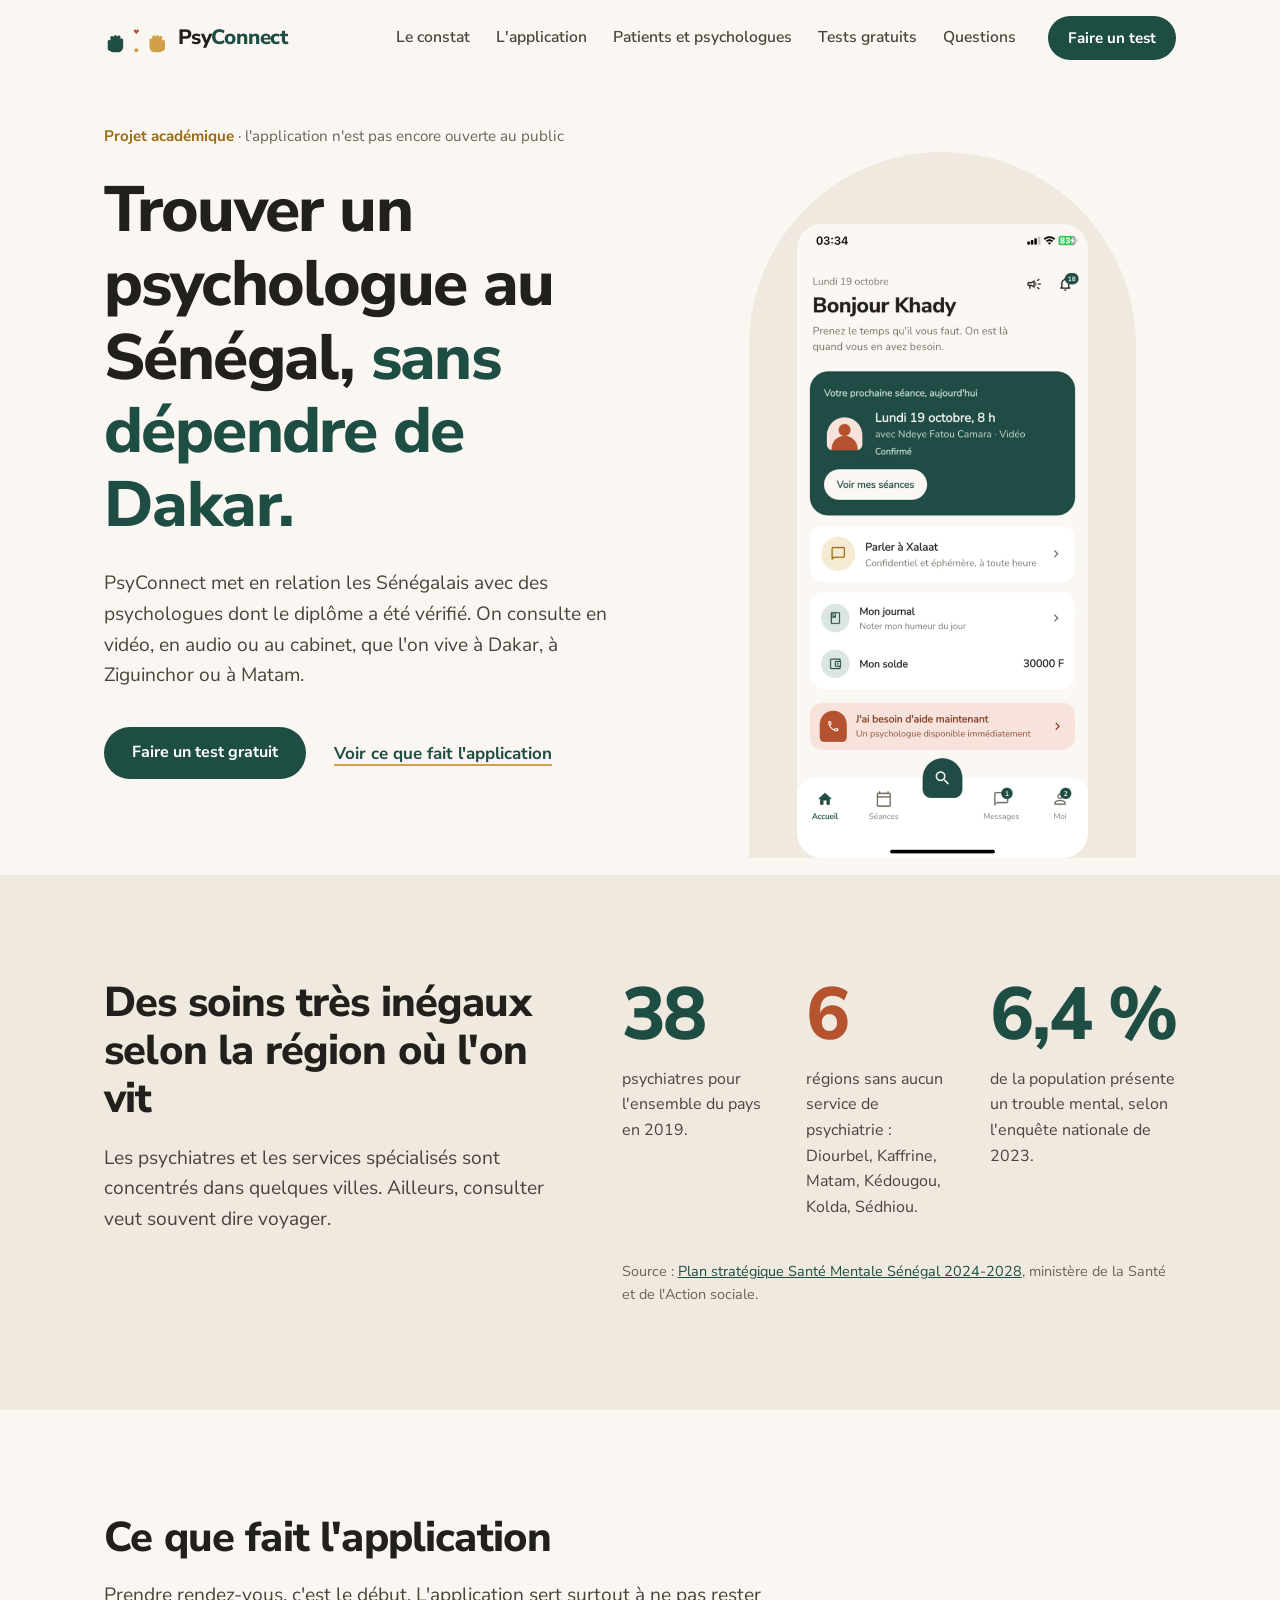
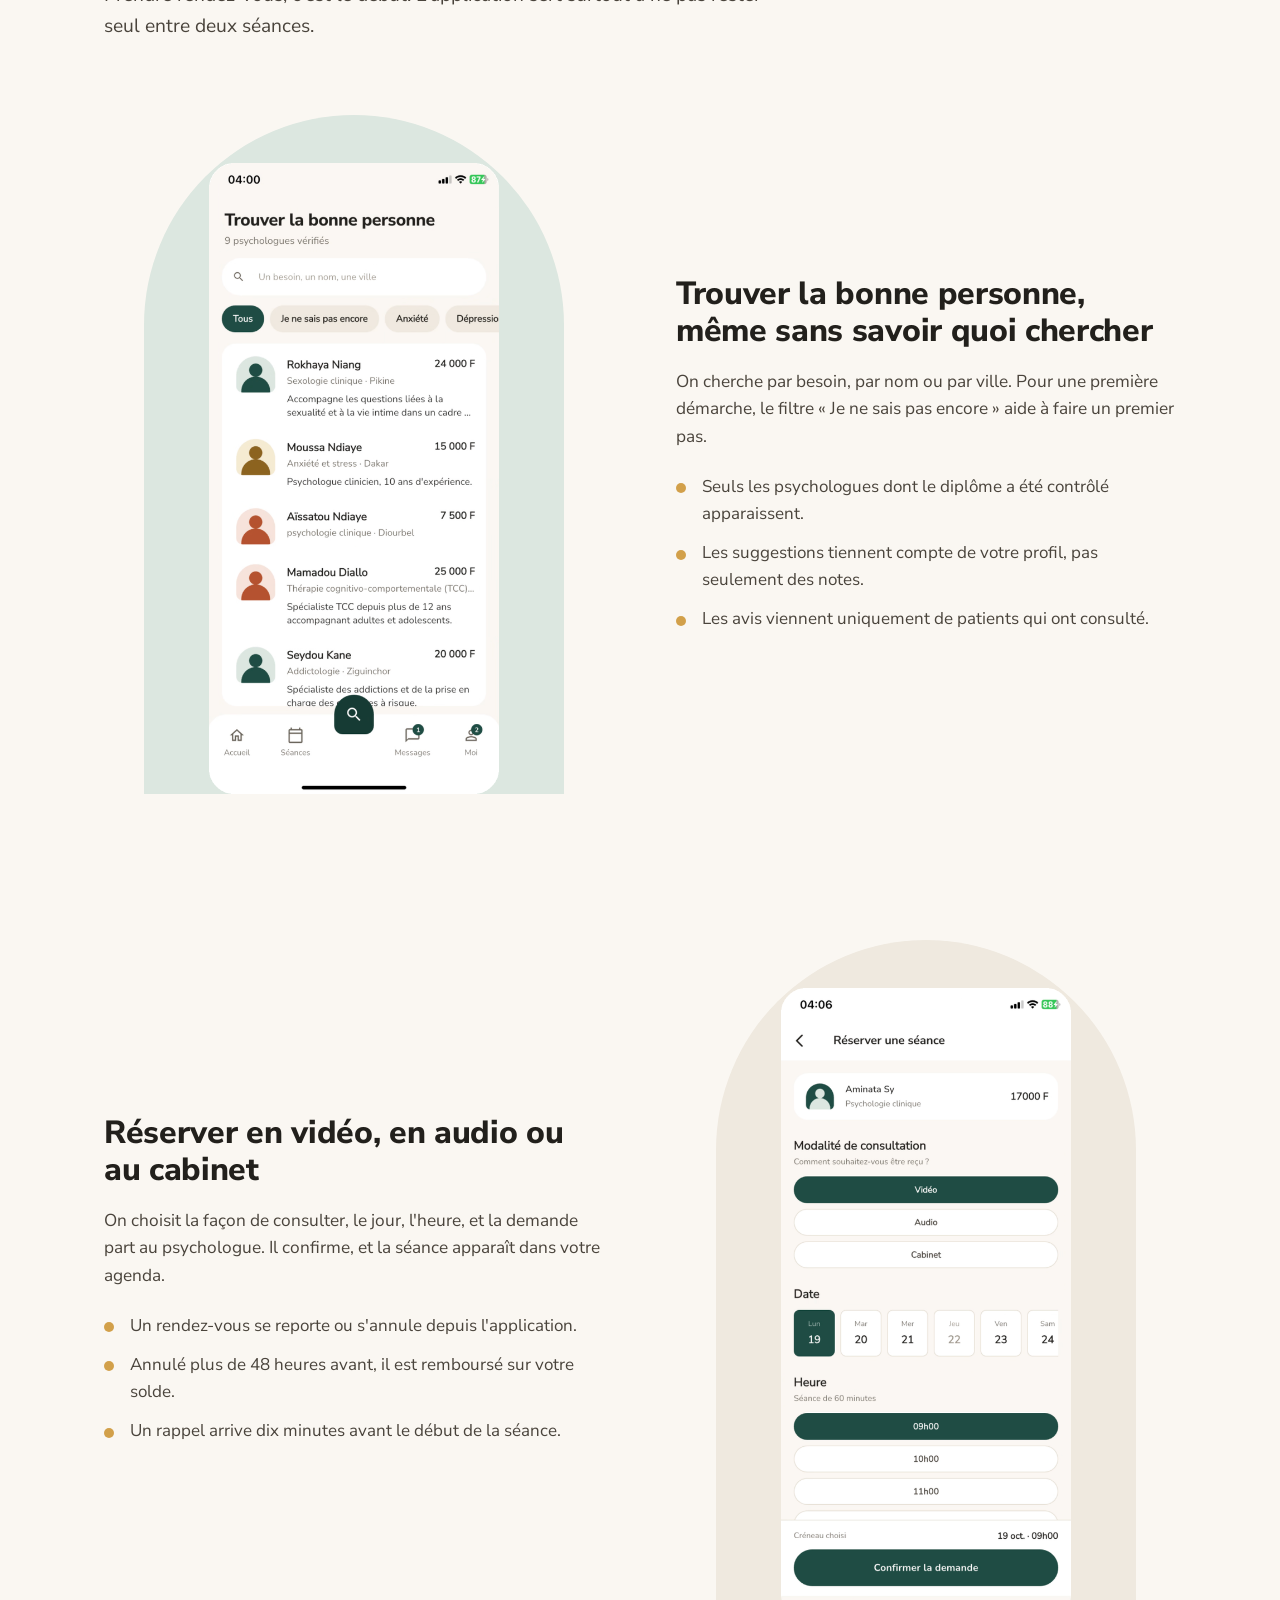
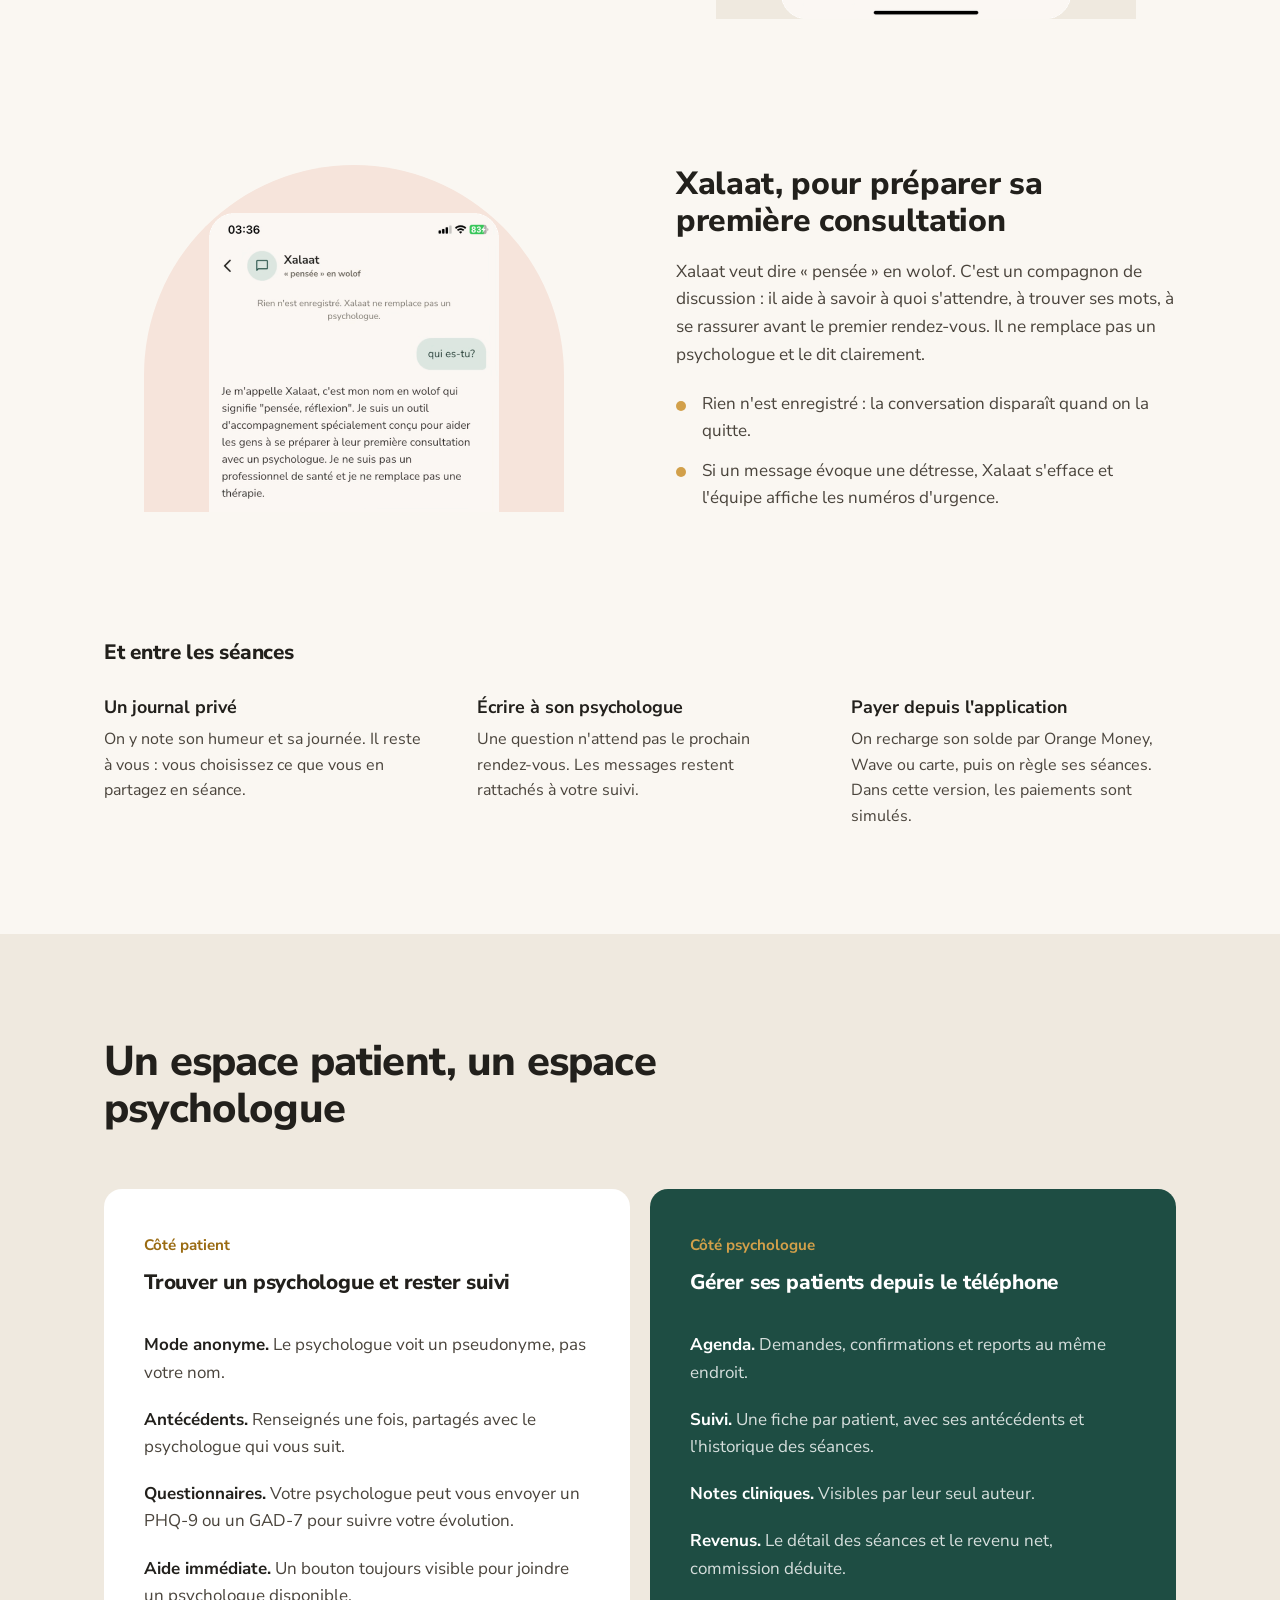
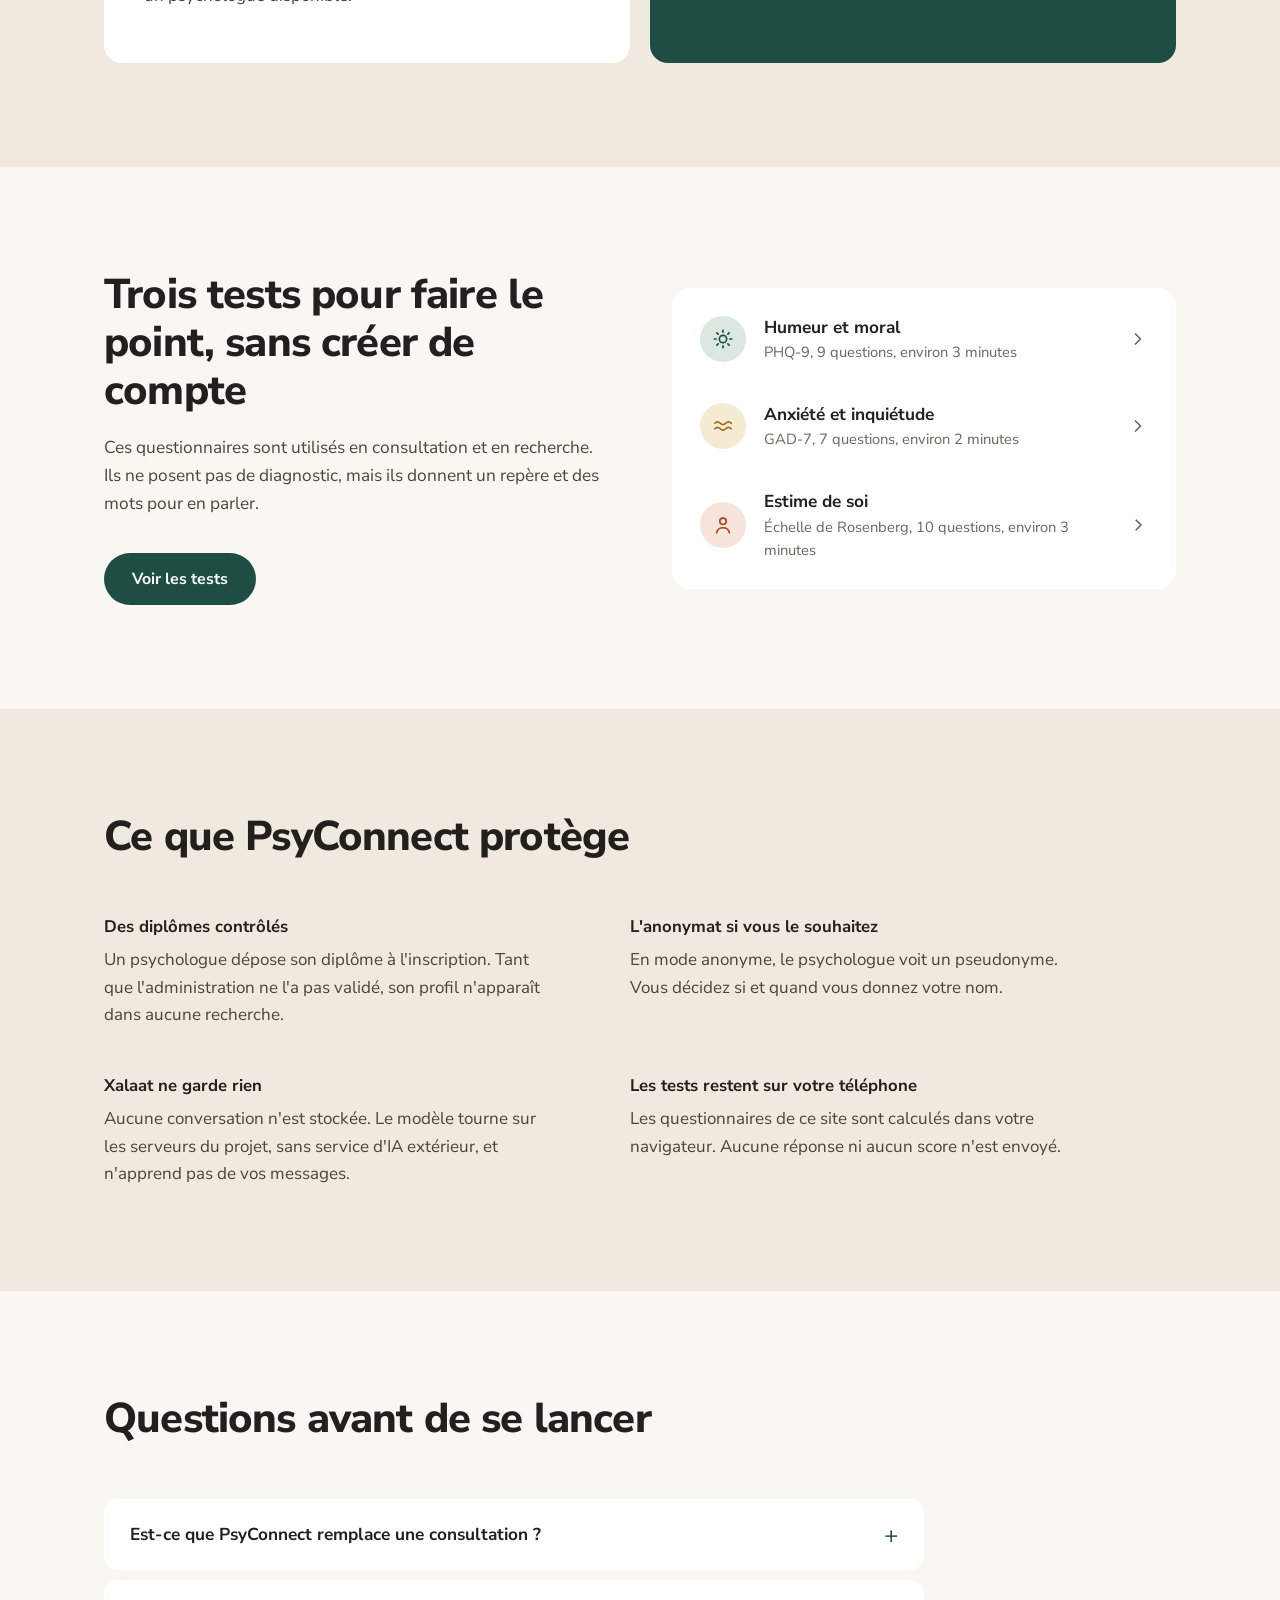
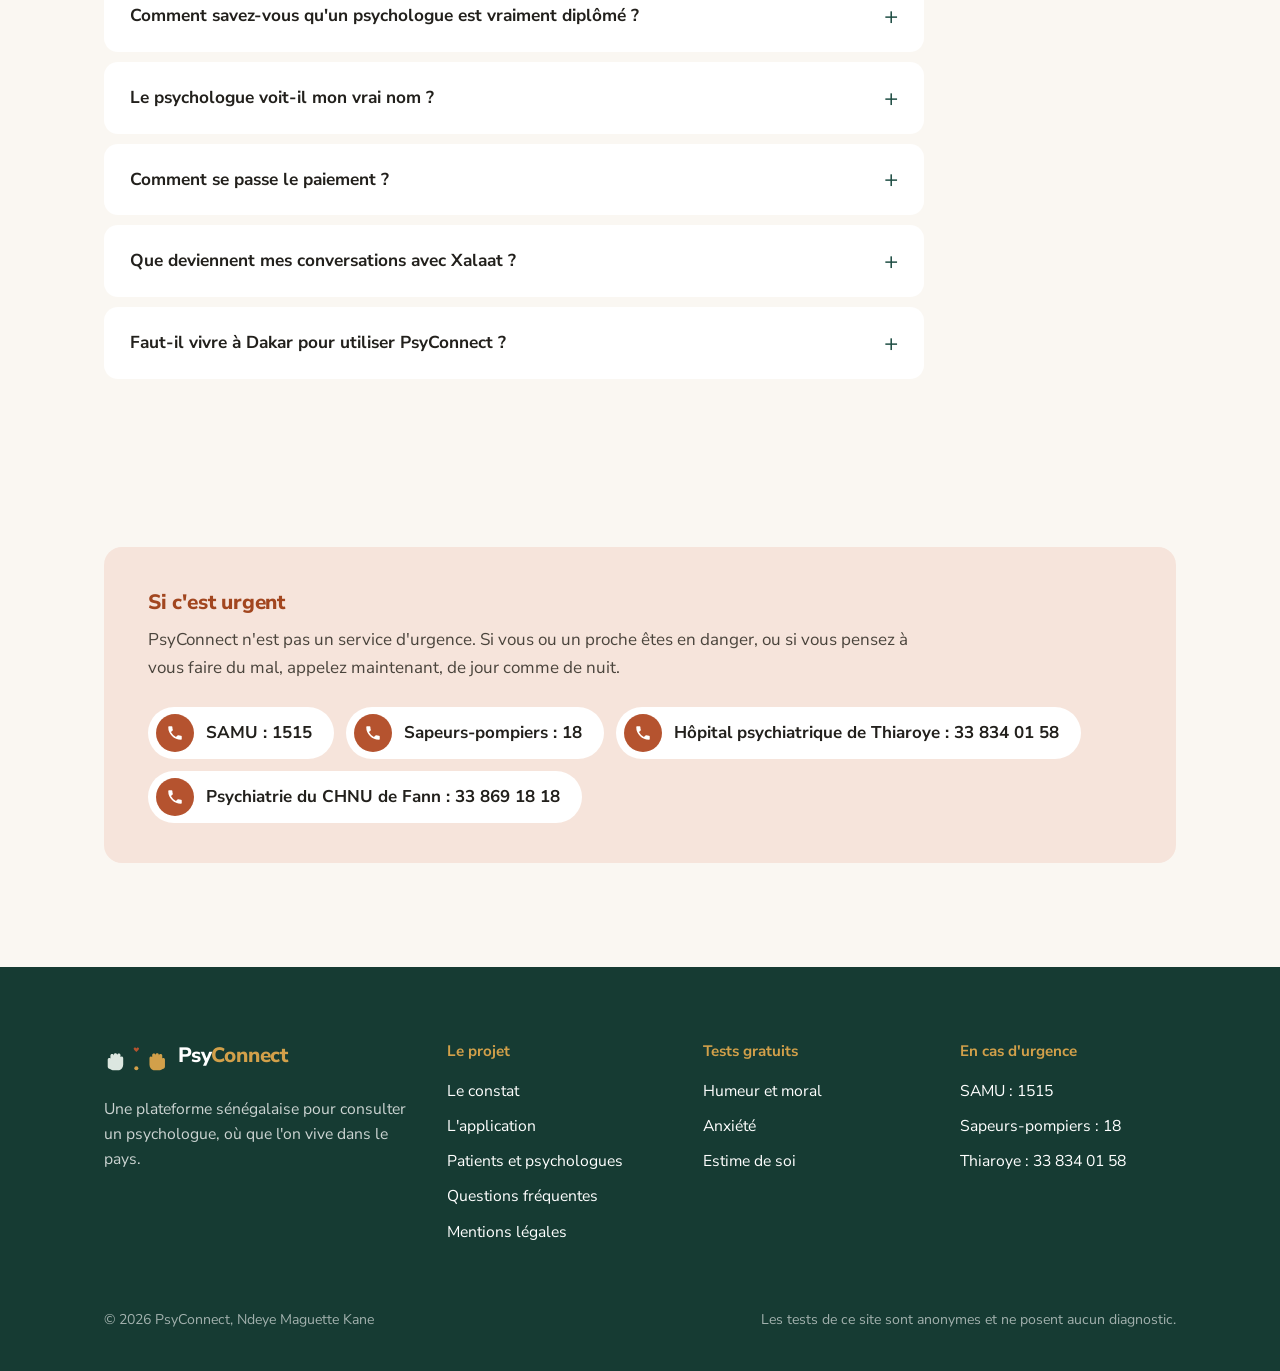
<file: website/index.html>
<!doctype html>
<html lang="fr">
<head>
<meta charset="utf-8">
<meta name="viewport" content="width=device-width, initial-scale=1">
<meta name="theme-color" content="#FAF7F2">
<link rel="icon" href="assets/img/psyconnect-mark.svg" type="image/svg+xml">
<link rel="preload" href="assets/fonts/nunito-sans-latin-400-normal.woff2" as="font" type="font/woff2" crossorigin>
<link rel="preload" href="assets/fonts/nunito-sans-latin-800-normal.woff2" as="font" type="font/woff2" crossorigin>
<link rel="stylesheet" href="assets/css/site.css">
<title>PsyConnect : consulter un psychologue au Sénégal</title>
<meta name="description" content="Projet de plateforme pour consulter un psychologue au Sénégal : diplômes vérifiés, rendez-vous en vidéo, en audio ou au cabinet, et trois tests d'auto-évaluation gratuits.">
<meta property="og:title" content="PsyConnect : consulter un psychologue au Sénégal">
<meta property="og:description" content="Des psychologues au diplôme vérifié, des rendez-vous à distance ou au cabinet, et trois tests d'auto-évaluation gratuits.">
<meta property="og:type" content="website">
<meta property="og:locale" content="fr_SN">
</head>
<body>

<header class="site-header" id="siteHeader">
  <div class="wrap">
    <a class="brand" href="index.html">
      <img src="assets/img/psyconnect-mark.svg" alt="">
      <span class="brand-name">Psy<em>Connect</em></span>
    </a>
    <button class="nav-toggle" id="navToggle" aria-expanded="false" aria-controls="siteNav">Menu</button>
    <nav class="site-nav" id="siteNav">
      <a href="#constat">Le constat</a>
      <a href="#application">L'application</a>
      <a href="#parcours">Patients et psychologues</a>
      <a href="tests.html">Tests gratuits</a>
      <a href="#faq">Questions</a>
    </nav>
    <a class="btn btn--primary btn--sm" href="tests.html">Faire un test</a>
  </div>
</header>

<main>

  <section class="hero">
    <div class="wrap">
      <div class="hero-text">
        <p class="hero-status">Projet académique <span>· l'application n'est pas encore ouverte au public</span></p>
        <h1>Trouver un psychologue au Sénégal, <span class="accent">sans dépendre de Dakar.</span></h1>
        <p class="lede">
          PsyConnect met en relation les Sénégalais avec des psychologues dont le diplôme a été vérifié.
          On consulte en vidéo, en audio ou au cabinet, que l'on vive à Dakar, à Ziguinchor ou à Matam.
        </p>
        <div class="actions">
          <a class="btn btn--primary" href="tests.html">Faire un test gratuit</a>
          <a class="text-link" href="#application">Voir ce que fait l'application</a>
        </div>
      </div>
      <figure class="arch">
        <img src="assets/img/app-accueil.png" width="520" height="1132" alt="Accueil patient de l'application : prochaine séance, accès à Xalaat, journal, solde et bouton d'aide immédiate.">
      </figure>
    </div>
  </section>

  <section class="section section--sand" id="constat">
    <div class="wrap">
      <div class="constat-grid">
        <div>
          <h2>Des soins très inégaux selon la région où l'on vit</h2>
          <p class="lede">Les psychiatres et les services spécialisés sont concentrés dans quelques villes. Ailleurs, consulter veut souvent dire voyager.</p>
        </div>
        <div>
          <div class="figures">
            <div class="figure">
              <b>38</b>
              <p>psychiatres pour l'ensemble du pays en 2019.</p>
            </div>
            <div class="figure">
              <b>6</b>
              <p>régions sans aucun service de psychiatrie : Diourbel, Kaffrine, Matam, Kédougou, Kolda, Sédhiou.</p>
            </div>
            <div class="figure">
              <b>6,4&nbsp;%</b>
              <p>de la population présente un trouble mental, selon l'enquête nationale de 2023.</p>
            </div>
          </div>
          <p class="source">
            Source : <a href="https://www.sante.gouv.sn/sites/default/files/Plan%20strate%CC%81gique%20Sante%CC%81%20Mentale%20Senegal%202024-2028%20V.pdf" target="_blank" rel="noopener">Plan stratégique Santé Mentale Sénégal 2024-2028</a>, ministère de la Santé et de l'Action sociale.
          </p>
        </div>
      </div>
    </div>
  </section>

  <section class="section" id="application">
    <div class="wrap">
      <div class="section-head">
        <h2>Ce que fait l'application</h2>
        <p class="lede">Prendre rendez-vous, c'est le début. L'application sert surtout à ne pas rester seul entre deux séances.</p>
      </div>

      <div class="story">
        <div class="story-media">
          <figure class="arch arch--green">
            <img src="assets/img/app-recherche.png" width="520" height="1132" loading="lazy" alt="Liste des psychologues vérifiés, avec spécialité, ville et tarif, et des filtres par besoin.">
          </figure>
        </div>
        <div class="story-text">
          <h3>Trouver la bonne personne, même sans savoir quoi chercher</h3>
          <p>On cherche par besoin, par nom ou par ville. Pour une première démarche, le filtre « Je ne sais pas encore » aide à faire un premier pas.</p>
          <ul>
            <li>Seuls les psychologues dont le diplôme a été contrôlé apparaissent.</li>
            <li>Les suggestions tiennent compte de votre profil, pas seulement des notes.</li>
            <li>Les avis viennent uniquement de patients qui ont consulté.</li>
          </ul>
        </div>
      </div>

      <div class="story story--flip">
        <div class="story-media">
          <figure class="arch">
            <img src="assets/img/app-reservation.png" width="520" height="1132" loading="lazy" alt="Écran de réservation : choix entre vidéo, audio ou cabinet, puis de la date et de l'heure.">
          </figure>
        </div>
        <div class="story-text">
          <h3>Réserver en vidéo, en audio ou au cabinet</h3>
          <p>On choisit la façon de consulter, le jour, l'heure, et la demande part au psychologue. Il confirme, et la séance apparaît dans votre agenda.</p>
          <ul>
            <li>Un rendez-vous se reporte ou s'annule depuis l'application.</li>
            <li>Annulé plus de 48 heures avant, il est remboursé sur votre solde.</li>
            <li>Un rappel arrive dix minutes avant le début de la séance.</li>
          </ul>
        </div>
      </div>

      <div class="story">
        <div class="story-media">
          <figure class="arch arch--terra">
            <img src="assets/img/app-xalaat.png" width="520" height="535" loading="lazy" alt="Début d'une conversation avec Xalaat, qui se présente et rappelle qu'il ne remplace pas un psychologue.">
          </figure>
        </div>
        <div class="story-text">
          <h3>Xalaat, pour préparer sa première consultation</h3>
          <p>Xalaat veut dire « pensée » en wolof. C'est un compagnon de discussion : il aide à savoir à quoi s'attendre, à trouver ses mots, à se rassurer avant le premier rendez-vous. Il ne remplace pas un psychologue et le dit clairement.</p>
          <ul>
            <li>Rien n'est enregistré : la conversation disparaît quand on la quitte.</li>
            <li>Si un message évoque une détresse, Xalaat s'efface et l'équipe affiche les numéros d'urgence.</li>
          </ul>
        </div>
      </div>

      <div class="also">
        <h3>Et entre les séances</h3>
        <div class="also-grid">
          <div>
            <h4>Un journal privé</h4>
            <p>On y note son humeur et sa journée. Il reste à vous : vous choisissez ce que vous en partagez en séance.</p>
          </div>
          <div>
            <h4>Écrire à son psychologue</h4>
            <p>Une question n'attend pas le prochain rendez-vous. Les messages restent rattachés à votre suivi.</p>
          </div>
          <div>
            <h4>Payer depuis l'application</h4>
            <p>On recharge son solde par Orange Money, Wave ou carte, puis on règle ses séances. Dans cette version, les paiements sont simulés.</p>
          </div>
        </div>
      </div>
    </div>
  </section>

  <section class="section section--sand" id="parcours">
    <div class="wrap">
      <div class="section-head">
        <h2>Un espace patient, un espace psychologue</h2>
      </div>
      <div class="paths">
        <div class="path">
          <p class="label">Côté patient</p>
          <h3>Trouver un psychologue et rester suivi</h3>
          <ul>
            <li><b>Mode anonyme.</b> Le psychologue voit un pseudonyme, pas votre nom.</li>
            <li><b>Antécédents.</b> Renseignés une fois, partagés avec le psychologue qui vous suit.</li>
            <li><b>Questionnaires.</b> Votre psychologue peut vous envoyer un PHQ-9 ou un GAD-7 pour suivre votre évolution.</li>
            <li><b>Aide immédiate.</b> Un bouton toujours visible pour joindre un psychologue disponible.</li>
          </ul>
        </div>
        <div class="path path--psy">
          <p class="label">Côté psychologue</p>
          <h3>Gérer ses patients depuis le téléphone</h3>
          <ul>
            <li><b>Agenda.</b> Demandes, confirmations et reports au même endroit.</li>
            <li><b>Suivi.</b> Une fiche par patient, avec ses antécédents et l'historique des séances.</li>
            <li><b>Notes cliniques.</b> Visibles par leur seul auteur.</li>
            <li><b>Revenus.</b> Le détail des séances et le revenu net, commission déduite.</li>
          </ul>
        </div>
      </div>
    </div>
  </section>

  <section class="section" id="tests">
    <div class="wrap">
      <div class="tests-split">
        <div>
          <h2>Trois tests pour faire le point, sans créer de compte</h2>
          <p>Ces questionnaires sont utilisés en consultation et en recherche. Ils ne posent pas de diagnostic, mais ils donnent un repère et des mots pour en parler.</p>
          <div class="actions">
            <a class="btn btn--primary" href="tests.html">Voir les tests</a>
          </div>
        </div>
        <nav class="rows" aria-label="Tests d'auto-évaluation">
          <a href="tests.html#phq9">
            <span class="ico"><svg width="22" height="22" viewBox="0 0 24 24" fill="none" stroke="currentColor" stroke-width="1.8" stroke-linecap="round" stroke-linejoin="round"><circle cx="12" cy="12" r="4"/><path d="M12 2.5v2M12 19.5v2M2.5 12h2M19.5 12h2M5.3 5.3l1.4 1.4M17.3 17.3l1.4 1.4M5.3 18.7l1.4-1.4M17.3 6.7l1.4-1.4"/></svg></span>
            <span><b>Humeur et moral</b><small>PHQ-9, 9 questions, environ 3 minutes</small></span>
            <svg class="chev" width="20" height="20" viewBox="0 0 24 24" fill="none" stroke="currentColor" stroke-width="2" stroke-linecap="round" stroke-linejoin="round"><path d="M9 6l6 6-6 6"/></svg>
          </a>
          <a href="tests.html#gad7">
            <span class="ico"><svg width="22" height="22" viewBox="0 0 24 24" fill="none" stroke="currentColor" stroke-width="1.8" stroke-linecap="round" stroke-linejoin="round"><path d="M3 9c2-2 4-2 6 0s4 2 6 0 4-2 6 0"/><path d="M3 15c2-2 4-2 6 0s4 2 6 0 4-2 6 0"/></svg></span>
            <span><b>Anxiété et inquiétude</b><small>GAD-7, 7 questions, environ 2 minutes</small></span>
            <svg class="chev" width="20" height="20" viewBox="0 0 24 24" fill="none" stroke="currentColor" stroke-width="2" stroke-linecap="round" stroke-linejoin="round"><path d="M9 6l6 6-6 6"/></svg>
          </a>
          <a href="tests.html#rses">
            <span class="ico"><svg width="22" height="22" viewBox="0 0 24 24" fill="none" stroke="currentColor" stroke-width="1.8" stroke-linecap="round" stroke-linejoin="round"><circle cx="12" cy="8" r="3.5"/><path d="M5 20.5c.8-3.6 3.6-5.5 7-5.5s6.2 1.9 7 5.5"/></svg></span>
            <span><b>Estime de soi</b><small>Échelle de Rosenberg, 10 questions, environ 3 minutes</small></span>
            <svg class="chev" width="20" height="20" viewBox="0 0 24 24" fill="none" stroke="currentColor" stroke-width="2" stroke-linecap="round" stroke-linejoin="round"><path d="M9 6l6 6-6 6"/></svg>
          </a>
        </nav>
      </div>
    </div>
  </section>

  <section class="section section--sand">
    <div class="wrap">
      <div class="section-head">
        <h2>Ce que PsyConnect protège</h2>
      </div>
      <div class="trust">
        <div>
          <h4>Des diplômes contrôlés</h4>
          <p>Un psychologue dépose son diplôme à l'inscription. Tant que l'administration ne l'a pas validé, son profil n'apparaît dans aucune recherche.</p>
        </div>
        <div>
          <h4>L'anonymat si vous le souhaitez</h4>
          <p>En mode anonyme, le psychologue voit un pseudonyme. Vous décidez si et quand vous donnez votre nom.</p>
        </div>
        <div>
          <h4>Xalaat ne garde rien</h4>
          <p>Aucune conversation n'est stockée. Le modèle tourne sur les serveurs du projet, sans service d'IA extérieur, et n'apprend pas de vos messages.</p>
        </div>
        <div>
          <h4>Les tests restent sur votre téléphone</h4>
          <p>Les questionnaires de ce site sont calculés dans votre navigateur. Aucune réponse ni aucun score n'est envoyé.</p>
        </div>
      </div>
    </div>
  </section>

  <section class="section" id="faq">
    <div class="wrap">
      <div class="section-head">
        <h2>Questions avant de se lancer</h2>
      </div>
      <div class="faq">
        <details>
          <summary>Est-ce que PsyConnect remplace une consultation ?</summary>
          <div class="answer">Non. PsyConnect vous met en relation avec un psychologue diplômé, et la consultation reste une vraie consultation. Les tests du site et Xalaat sont un point de départ.</div>
        </details>
        <details>
          <summary>Comment savez-vous qu'un psychologue est vraiment diplômé ?</summary>
          <div class="answer">À l'inscription, il dépose un justificatif. Un administrateur l'examine, puis valide ou refuse le profil. Sans validation, le psychologue n'apparaît dans aucune recherche.</div>
        </details>
        <details>
          <summary>Le psychologue voit-il mon vrai nom ?</summary>
          <div class="answer">Seulement si vous le voulez. Avec le mode anonyme, il voit un pseudonyme à la place de votre nom.</div>
        </details>
        <details>
          <summary>Comment se passe le paiement ?</summary>
          <div class="answer">Vous rechargez votre solde par Orange Money, Wave ou carte, puis vous payez vos séances depuis ce solde. Si vous annulez plus de 48 heures avant, le montant revient sur votre solde. Pendant la phase de projet, les paiements sont simulés : aucune somme réelle n'est débitée.</div>
        </details>
        <details>
          <summary>Que deviennent mes conversations avec Xalaat ?</summary>
          <div class="answer">Elles ne sont pas enregistrées. Xalaat n'a pas accès à votre dossier et ne pose aucun diagnostic. Si un message évoque une détresse, les numéros d'urgence s'affichent.</div>
        </details>
        <details>
          <summary>Faut-il vivre à Dakar pour utiliser PsyConnect ?</summary>
          <div class="answer">Non. Une consultation en vidéo ou en audio demande seulement une connexion. Six régions n'ont aucun service de psychiatrie : c'est pour elles que le projet existe.</div>
        </details>
      </div>
    </div>
  </section>

  <section class="section section--tight">
    <div class="wrap">
      <div class="urgent">
        <h3>Si c'est urgent</h3>
        <p>PsyConnect n'est pas un service d'urgence. Si vous ou un proche êtes en danger, ou si vous pensez à vous faire du mal, appelez maintenant, de jour comme de nuit.</p>
        <div class="call-list">
          <a href="tel:1515">SAMU : 1515</a>
          <a href="tel:18">Sapeurs-pompiers : 18</a>
          <a href="tel:+221338340158">Hôpital psychiatrique de Thiaroye : 33 834 01 58</a>
          <a href="tel:+221338691818">Psychiatrie du CHNU de Fann : 33 869 18 18</a>
        </div>
      </div>
    </div>
  </section>

</main>

<footer class="site-footer">
  <div class="wrap">
    <div class="footer-grid">
      <div>
        <a class="brand" href="index.html">
          <img src="assets/img/psyconnect-mark-light.svg" alt="">
          <span class="brand-name">Psy<em>Connect</em></span>
        </a>
        <p class="tagline">Une plateforme sénégalaise pour consulter un psychologue, où que l'on vive dans le pays.</p>
      </div>
      <div>
        <h5>Le projet</h5>
        <ul>
          <li><a href="index.html#constat">Le constat</a></li>
          <li><a href="index.html#application">L'application</a></li>
          <li><a href="index.html#parcours">Patients et psychologues</a></li>
          <li><a href="index.html#faq">Questions fréquentes</a></li>
          <li><a href="mentions.html">Mentions légales</a></li>
        </ul>
      </div>
      <div>
        <h5>Tests gratuits</h5>
        <ul>
          <li><a href="tests.html#phq9">Humeur et moral</a></li>
          <li><a href="tests.html#gad7">Anxiété</a></li>
          <li><a href="tests.html#rses">Estime de soi</a></li>
        </ul>
      </div>
      <div>
        <h5>En cas d'urgence</h5>
        <ul>
          <li><a href="tel:1515">SAMU : 1515</a></li>
          <li><a href="tel:18">Sapeurs-pompiers : 18</a></li>
          <li><a href="tel:+221338340158">Thiaroye : 33 834 01 58</a></li>
        </ul>
      </div>
    </div>
    <div class="footer-bottom">
      <span>© <span id="year">2026</span> PsyConnect, Ndeye Maguette Kane</span>
      <span>Les tests de ce site sont anonymes et ne posent aucun diagnostic.</span>
    </div>
  </div>
</footer>

<script src="assets/js/site.js"></script>
</body>
</html>
</file>
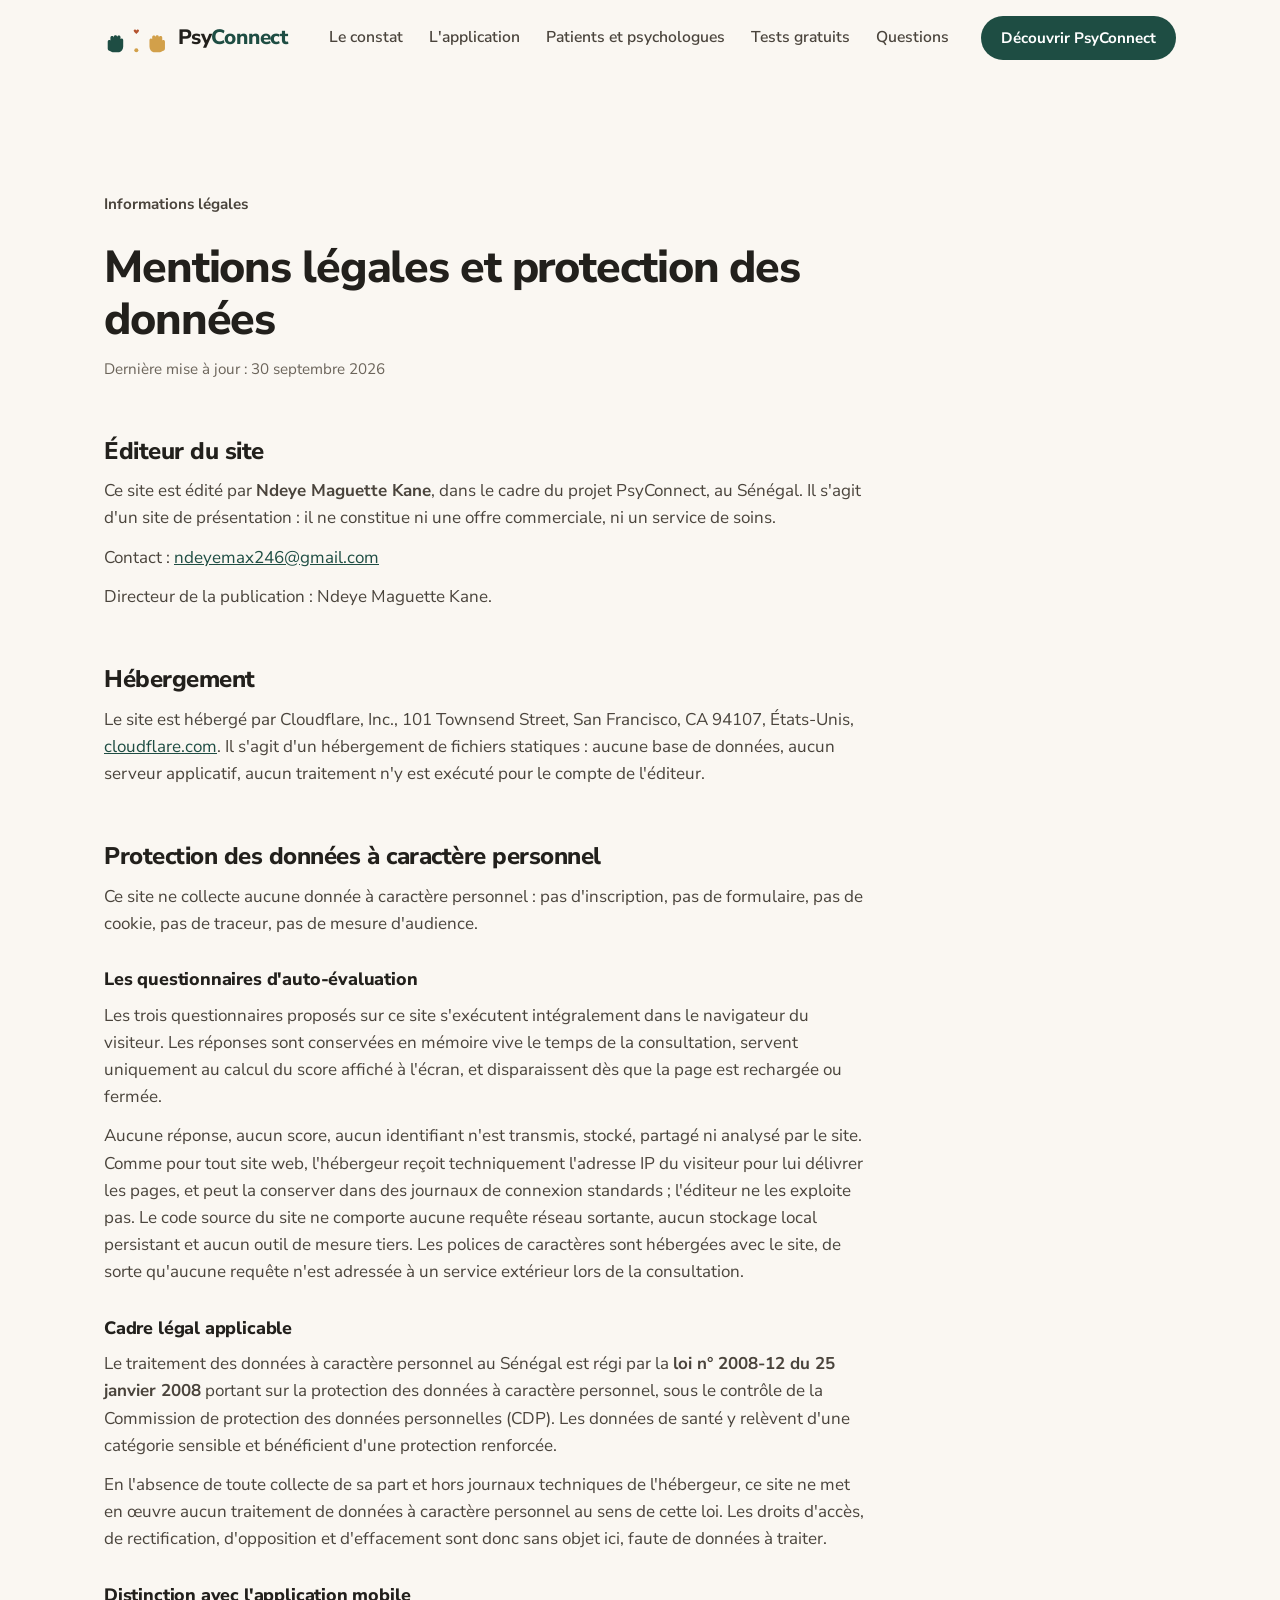
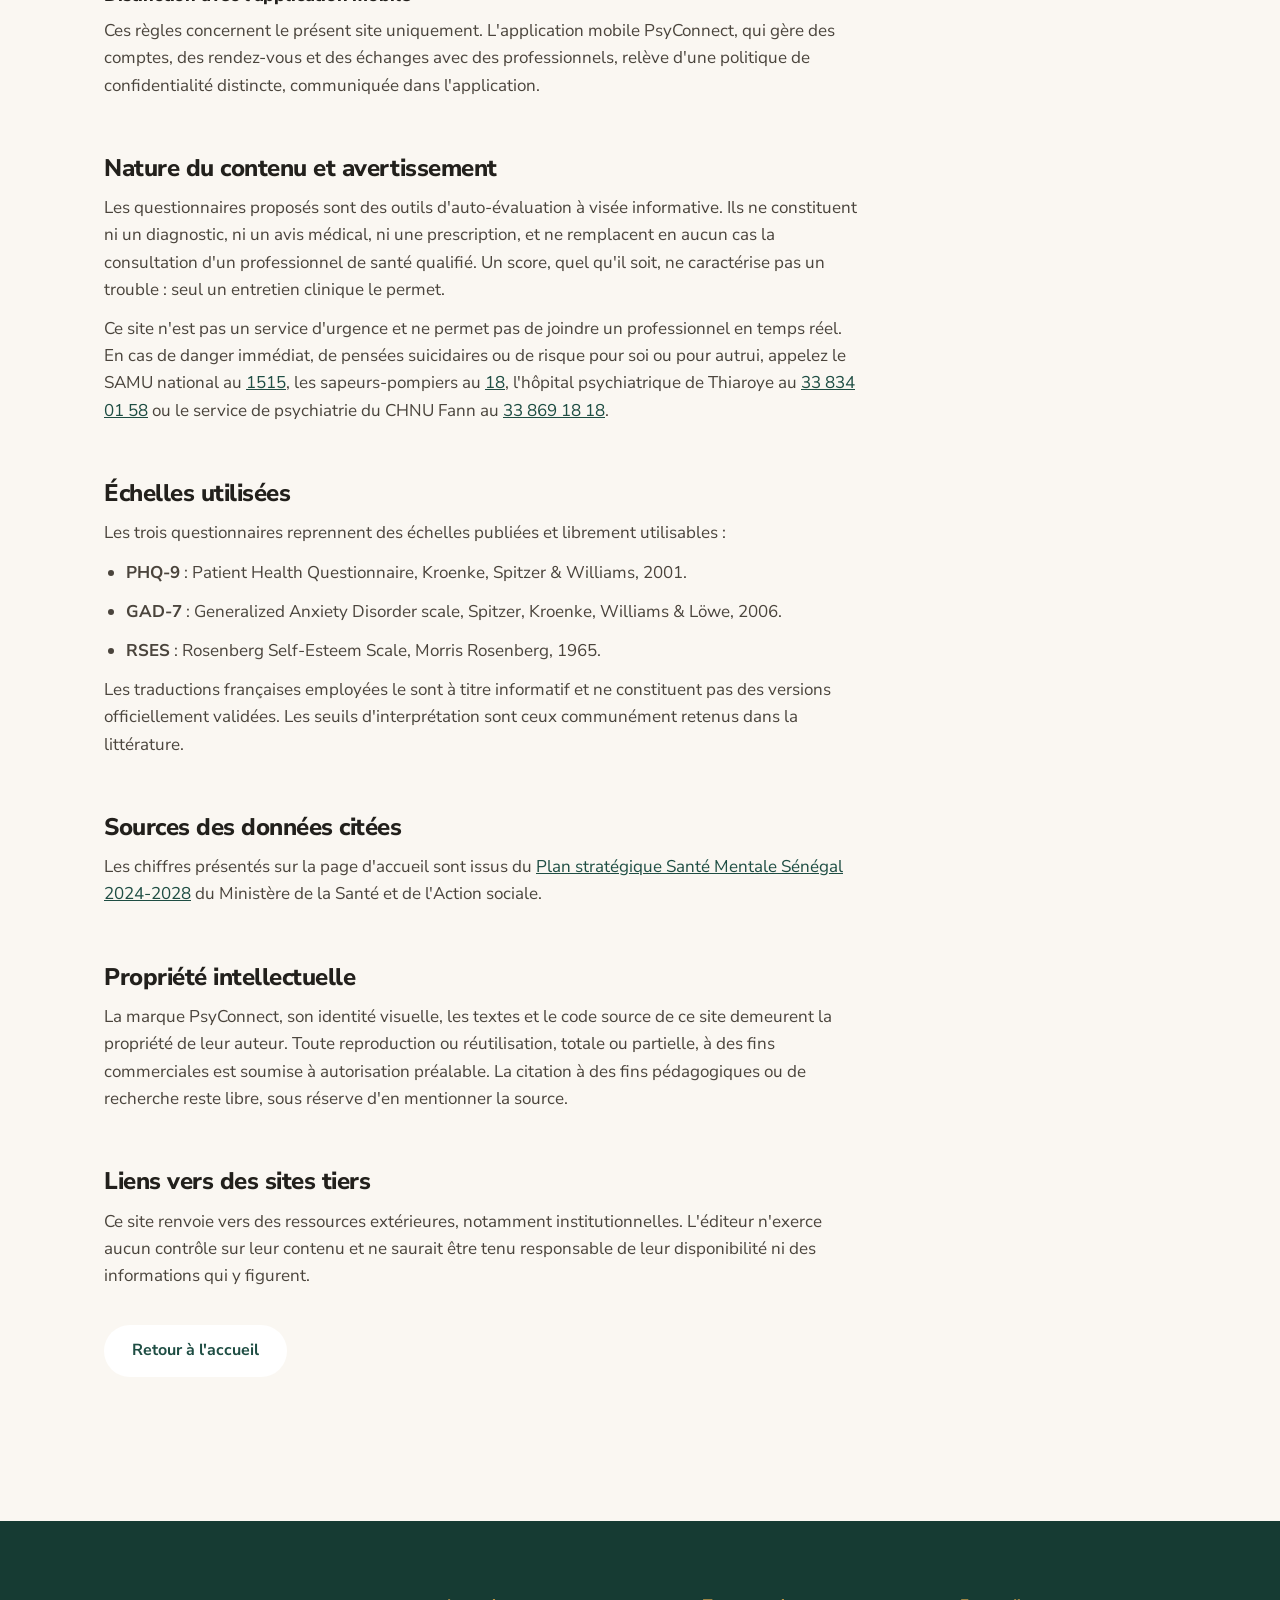
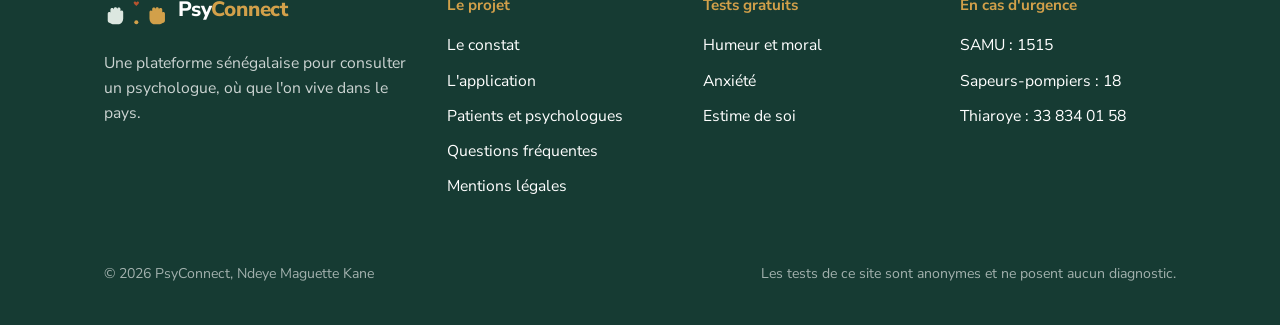
<file: website/mentions.html>
<!doctype html>
<html lang="fr">
<head>
<meta charset="utf-8">
<meta name="viewport" content="width=device-width, initial-scale=1">
<meta name="theme-color" content="#FAF7F2">
<link rel="icon" href="assets/img/psyconnect-mark.svg" type="image/svg+xml">
<link rel="preload" href="assets/fonts/nunito-sans-latin-400-normal.woff2" as="font" type="font/woff2" crossorigin>
<link rel="preload" href="assets/fonts/nunito-sans-latin-800-normal.woff2" as="font" type="font/woff2" crossorigin>
<link rel="stylesheet" href="assets/css/site.css">
<title>Mentions légales et confidentialité | PsyConnect</title>
<meta name="description" content="Mentions légales du site PsyConnect et politique de protection des données à caractère personnel. Le site ne collecte aucune donnée.">
</head>
<body>

<header class="site-header" id="siteHeader">
  <div class="wrap">
    <a class="brand" href="index.html">
      <img src="assets/img/psyconnect-mark.svg" alt="">
      <span class="brand-name">Psy<em>Connect</em></span>
    </a>
    <button class="nav-toggle" id="navToggle" aria-expanded="false" aria-controls="siteNav">Menu</button>
    <nav class="site-nav" id="siteNav">
      <a href="index.html#constat">Le constat</a>
      <a href="index.html#application">L'application</a>
      <a href="index.html#parcours">Patients et psychologues</a>
      <a href="tests.html">Tests gratuits</a>
      <a href="index.html#faq">Questions</a>
    </nav>
    <a class="btn btn--primary btn--sm" href="index.html#application">Découvrir PsyConnect</a>
  </div>
</header>

<main>

  <section class="section">
    <div class="wrap">
      <div class="legal">
        <p class="hero-status">Informations légales</p>
        <h1>Mentions légales et protection des données</h1>
        <p class="updated">Dernière mise à jour : 30 septembre 2026</p>

        <h2>Éditeur du site</h2>
        <p>
          Ce site est édité par <strong>Ndeye Maguette Kane</strong>, dans le cadre du projet
          PsyConnect, au Sénégal. Il s'agit d'un site de présentation : il ne constitue ni une
          offre commerciale, ni un service de soins.
        </p>
        <p>
          Contact : <a href="mailto:ndeyemax246@gmail.com">ndeyemax246@gmail.com</a>
        </p>
        <p>
          Directeur de la publication : Ndeye Maguette Kane.
        </p>

        <h2>Hébergement</h2>
        <p>
          Le site est hébergé par Cloudflare, Inc., 101 Townsend Street, San Francisco, CA 94107, États-Unis, <a href="https://www.cloudflare.com" target="_blank" rel="noopener">cloudflare.com</a>.
          Il s'agit d'un hébergement de fichiers statiques : aucune base de données, aucun serveur
          applicatif, aucun traitement n'y est exécuté pour le compte de l'éditeur.
        </p>

        <h2>Protection des données à caractère personnel</h2>

        <p>
          Ce site ne collecte aucune donnée à caractère personnel : pas d'inscription, pas de
          formulaire, pas de cookie, pas de traceur, pas de mesure d'audience.
        </p>

        <h3>Les questionnaires d'auto-évaluation</h3>
        <p>
          Les trois questionnaires proposés sur ce site s'exécutent intégralement dans le
          navigateur du visiteur. Les réponses sont conservées en mémoire vive le temps de la
          consultation, servent uniquement au calcul du score affiché à l'écran, et disparaissent
          dès que la page est rechargée ou fermée.
        </p>
        <p>
          Aucune réponse, aucun score, aucun identifiant n'est transmis, stocké, partagé ni analysé
          par le site. Comme pour tout site web, l'hébergeur reçoit techniquement l'adresse IP du
          visiteur pour lui délivrer les pages, et peut la conserver dans des journaux de connexion
          standards ; l'éditeur ne les exploite pas. Le code source du site ne comporte aucune
          requête réseau sortante,
          aucun stockage local persistant et aucun outil de mesure tiers. Les polices de caractères
          sont hébergées avec le site, de sorte qu'aucune requête n'est adressée à un service
          extérieur lors de la consultation.
        </p>

        <h3>Cadre légal applicable</h3>
        <p>
          Le traitement des données à caractère personnel au Sénégal est régi par la
          <strong>loi n° 2008-12 du 25 janvier 2008</strong> portant sur la protection des données
          à caractère personnel, sous le contrôle de la Commission de protection des données
          personnelles (CDP). Les données de santé y relèvent d'une catégorie sensible et
          bénéficient d'une protection renforcée.
        </p>
        <p>
          En l'absence de toute collecte de sa part et hors journaux techniques de l'hébergeur, ce site ne met en œuvre aucun traitement de données à
          caractère personnel au sens de cette loi. Les droits d'accès, de rectification,
          d'opposition et d'effacement sont donc sans objet ici, faute de données à traiter.
        </p>

        <h3>Distinction avec l'application mobile</h3>
        <p>
          Ces règles concernent le présent site uniquement. L'application mobile PsyConnect, qui
          gère des comptes, des rendez-vous et des échanges avec des professionnels, relève d'une
          politique de confidentialité distincte, communiquée dans l'application.
        </p>

        <h2>Nature du contenu et avertissement</h2>
        <p>
          Les questionnaires proposés sont des outils d'auto-évaluation à visée informative. Ils ne
          constituent ni un diagnostic, ni un avis médical, ni une prescription, et ne remplacent
          en aucun cas la consultation d'un professionnel de santé qualifié. Un score, quel qu'il
          soit, ne caractérise pas un trouble : seul un entretien clinique le permet.
        </p>
        <p>
          Ce site n'est pas un service d'urgence et ne permet pas de joindre un professionnel en
          temps réel. En cas de danger immédiat, de pensées suicidaires ou de risque pour soi ou
          pour autrui, appelez le SAMU national au <a href="tel:1515">1515</a>, les sapeurs-pompiers
          au <a href="tel:18">18</a>, l'hôpital psychiatrique de Thiaroye au
          <a href="tel:+221338340158">33 834 01 58</a> ou le service de psychiatrie du CHNU Fann au
          <a href="tel:+221338691818">33 869 18 18</a>.
        </p>

        <h2>Échelles utilisées</h2>
        <p>Les trois questionnaires reprennent des échelles publiées et librement utilisables :</p>
        <ul>
          <li><strong>PHQ-9</strong> : Patient Health Questionnaire, Kroenke, Spitzer &amp; Williams, 2001.</li>
          <li><strong>GAD-7</strong> : Generalized Anxiety Disorder scale, Spitzer, Kroenke, Williams &amp; Löwe, 2006.</li>
          <li><strong>RSES</strong> : Rosenberg Self-Esteem Scale, Morris Rosenberg, 1965.</li>
        </ul>
        <p>
          Les traductions françaises employées le sont à titre informatif et ne constituent pas des
          versions officiellement validées. Les seuils d'interprétation sont ceux communément
          retenus dans la littérature.
        </p>

        <h2>Sources des données citées</h2>
        <p>
          Les chiffres présentés sur la page d'accueil sont issus du
          <a href="https://www.sante.gouv.sn/sites/default/files/Plan%20strate%CC%81gique%20Sante%CC%81%20Mentale%20Senegal%202024-2028%20V.pdf" target="_blank" rel="noopener">Plan
          stratégique Santé Mentale Sénégal 2024-2028</a> du Ministère de la Santé et de l'Action
          sociale.
        </p>

        <h2>Propriété intellectuelle</h2>
        <p>
          La marque PsyConnect, son identité visuelle, les textes et le code source de ce site
          demeurent la propriété de leur auteur. Toute reproduction ou réutilisation, totale ou
          partielle, à des fins commerciales est soumise à autorisation préalable. La citation à
          des fins pédagogiques ou de recherche reste libre, sous réserve d'en mentionner la source.
        </p>

        <h2>Liens vers des sites tiers</h2>
        <p>
          Ce site renvoie vers des ressources extérieures, notamment institutionnelles. L'éditeur
          n'exerce aucun contrôle sur leur contenu et ne saurait être tenu responsable de leur
          disponibilité ni des informations qui y figurent.
        </p>

        <div class="actions">
          <a class="btn btn--quiet" href="index.html">Retour à l'accueil</a>
        </div>
      </div>
    </div>
  </section>
</main>

<footer class="site-footer">
  <div class="wrap">
    <div class="footer-grid">
      <div>
        <a class="brand" href="index.html">
          <img src="assets/img/psyconnect-mark-light.svg" alt="">
          <span class="brand-name">Psy<em>Connect</em></span>
        </a>
        <p class="tagline">Une plateforme sénégalaise pour consulter un psychologue, où que l'on vive dans le pays.</p>
      </div>
      <div>
        <h5>Le projet</h5>
        <ul>
          <li><a href="index.html#constat">Le constat</a></li>
          <li><a href="index.html#application">L'application</a></li>
          <li><a href="index.html#parcours">Patients et psychologues</a></li>
          <li><a href="index.html#faq">Questions fréquentes</a></li>
          <li><a href="mentions.html">Mentions légales</a></li>
        </ul>
      </div>
      <div>
        <h5>Tests gratuits</h5>
        <ul>
          <li><a href="tests.html#phq9">Humeur et moral</a></li>
          <li><a href="tests.html#gad7">Anxiété</a></li>
          <li><a href="tests.html#rses">Estime de soi</a></li>
        </ul>
      </div>
      <div>
        <h5>En cas d'urgence</h5>
        <ul>
          <li><a href="tel:1515">SAMU : 1515</a></li>
          <li><a href="tel:18">Sapeurs-pompiers : 18</a></li>
          <li><a href="tel:+221338340158">Thiaroye : 33 834 01 58</a></li>
        </ul>
      </div>
    </div>
    <div class="footer-bottom">
      <span>© <span id="year">2026</span> PsyConnect, Ndeye Maguette Kane</span>
      <span>Les tests de ce site sont anonymes et ne posent aucun diagnostic.</span>
    </div>
  </div>
</footer>

<script src="assets/js/site.js"></script>
</body>
</html>
</file>
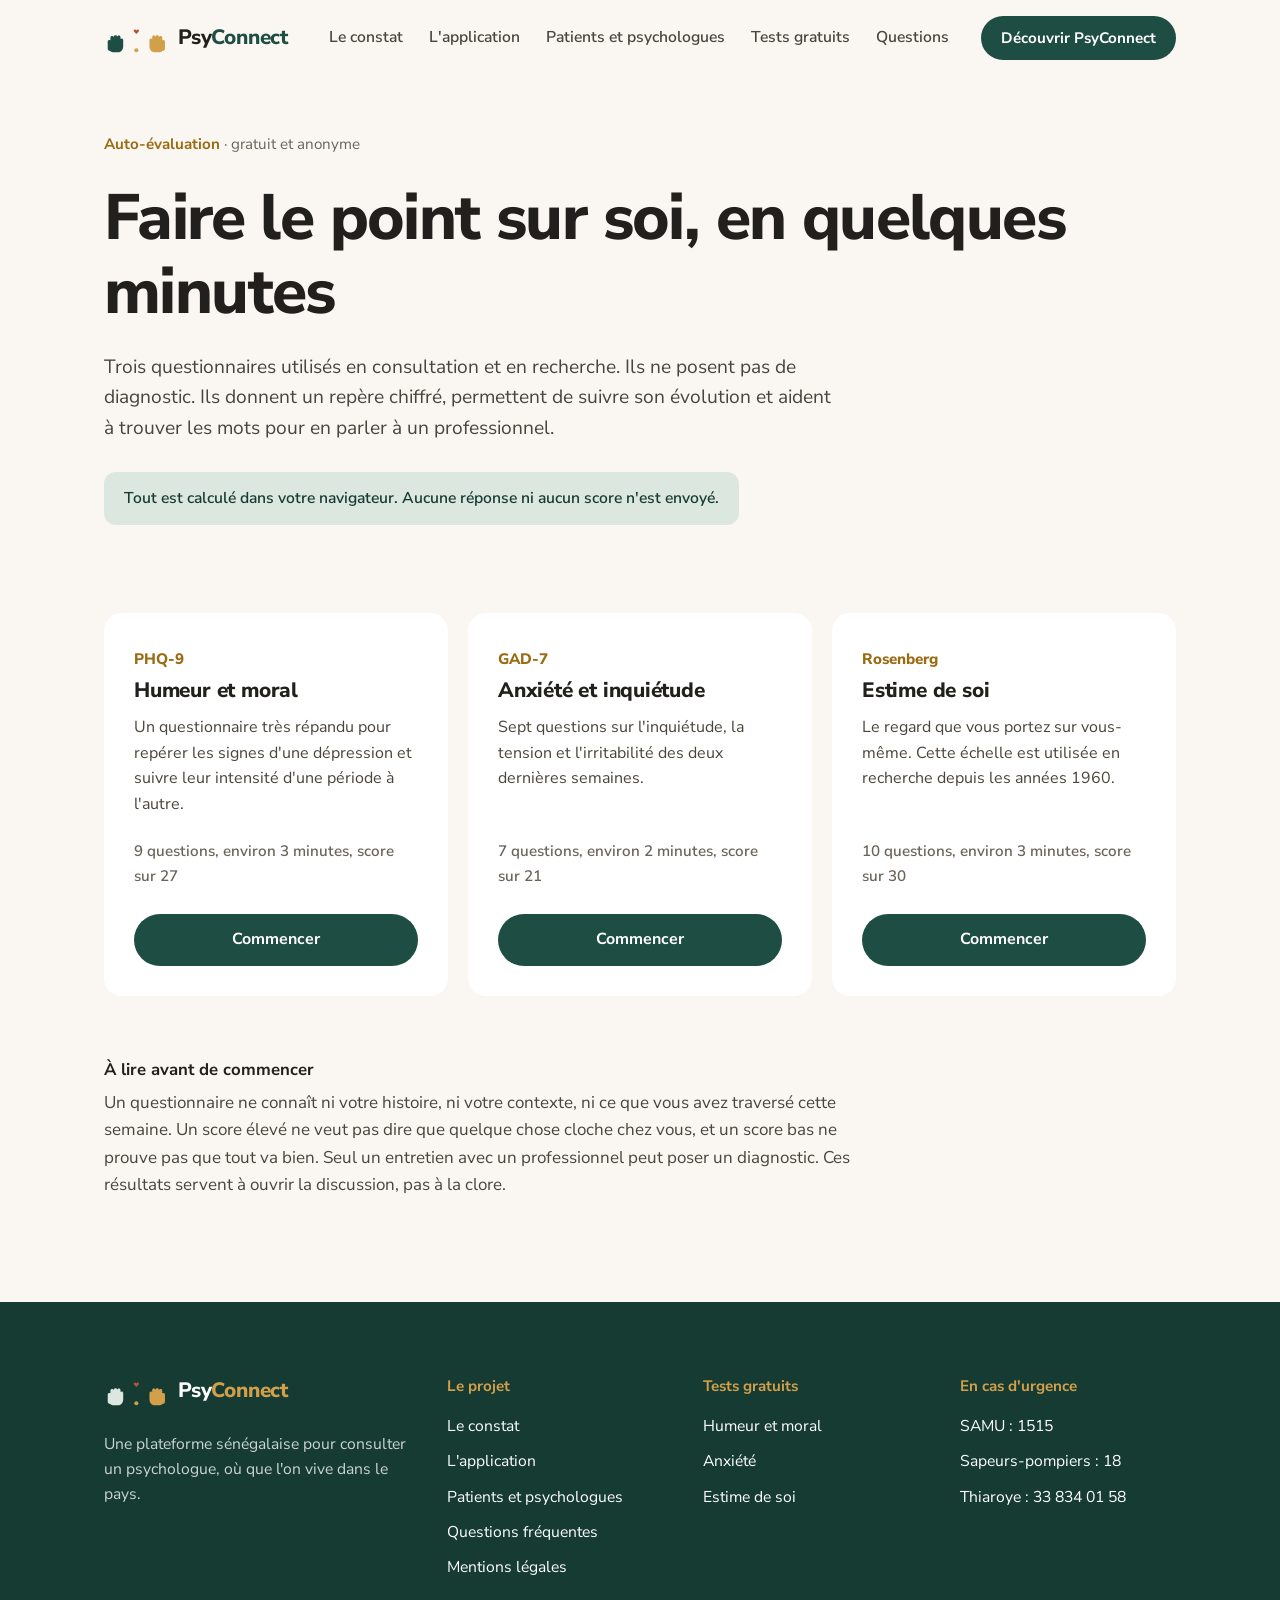
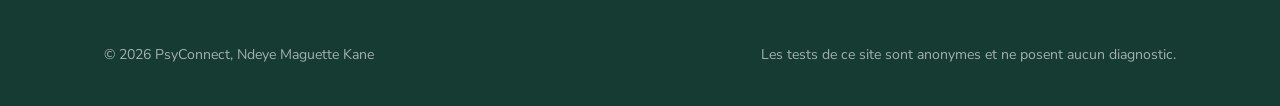
<file: website/tests.html>
<!doctype html>
<html lang="fr">
<head>
<meta charset="utf-8">
<meta name="viewport" content="width=device-width, initial-scale=1">
<meta name="theme-color" content="#FAF7F2">
<link rel="icon" href="assets/img/psyconnect-mark.svg" type="image/svg+xml">
<link rel="preload" href="assets/fonts/nunito-sans-latin-400-normal.woff2" as="font" type="font/woff2" crossorigin>
<link rel="preload" href="assets/fonts/nunito-sans-latin-800-normal.woff2" as="font" type="font/woff2" crossorigin>
<link rel="stylesheet" href="assets/css/site.css">
<title>Tests d'auto-évaluation gratuits et anonymes | PsyConnect</title>
<meta name="description" content="Trois échelles reconnues, PHQ-9, GAD-7 et Rosenberg, pour faire le point sur votre humeur, votre anxiété et votre estime de soi. Gratuit, anonyme, aucune donnée envoyée.">
</head>
<body>

<header class="site-header" id="siteHeader">
  <div class="wrap">
    <a class="brand" href="index.html">
      <img src="assets/img/psyconnect-mark.svg" alt="">
      <span class="brand-name">Psy<em>Connect</em></span>
    </a>
    <button class="nav-toggle" id="navToggle" aria-expanded="false" aria-controls="siteNav">Menu</button>
    <nav class="site-nav" id="siteNav">
      <a href="index.html#constat">Le constat</a>
      <a href="index.html#application">L'application</a>
      <a href="index.html#parcours">Patients et psychologues</a>
      <a href="tests.html">Tests gratuits</a>
      <a href="index.html#faq">Questions</a>
    </nav>
    <a class="btn btn--primary btn--sm" href="index.html#application">Découvrir PsyConnect</a>
  </div>
</header>

<main>

  <section id="hub">
    <div class="tests-hero">
      <div class="wrap">
        <p class="hero-status">Auto-évaluation <span>· gratuit et anonyme</span></p>
        <h1>Faire le point sur soi, en quelques minutes</h1>
        <p class="lede">
          Trois questionnaires utilisés en consultation et en recherche. Ils ne posent pas de diagnostic.
          Ils donnent un repère chiffré, permettent de suivre son évolution et aident à trouver les mots
          pour en parler à un professionnel.
        </p>
        <p class="privacy">Tout est calculé dans votre navigateur. Aucune réponse ni aucun score n'est envoyé.</p>
      </div>
    </div>

    <div class="section section--tight">
      <div class="wrap">
        <div class="test-cards">
          <article class="test-card">
            <p class="code">PHQ-9</p>
            <h3>Humeur et moral</h3>
            <p class="desc">Un questionnaire très répandu pour repérer les signes d'une dépression et suivre leur intensité d'une période à l'autre.</p>
            <p class="meta">9 questions, environ 3 minutes, score sur 27</p>
            <a class="btn btn--primary btn--block" href="#phq9">Commencer</a>
          </article>
          <article class="test-card">
            <p class="code">GAD-7</p>
            <h3>Anxiété et inquiétude</h3>
            <p class="desc">Sept questions sur l'inquiétude, la tension et l'irritabilité des deux dernières semaines.</p>
            <p class="meta">7 questions, environ 2 minutes, score sur 21</p>
            <a class="btn btn--primary btn--block" href="#gad7">Commencer</a>
          </article>
          <article class="test-card">
            <p class="code">Rosenberg</p>
            <h3>Estime de soi</h3>
            <p class="desc">Le regard que vous portez sur vous-même. Cette échelle est utilisée en recherche depuis les années 1960.</p>
            <p class="meta">10 questions, environ 3 minutes, score sur 30</p>
            <a class="btn btn--primary btn--block" href="#rses">Commencer</a>
          </article>
        </div>

        <div class="read-first">
          <h4>À lire avant de commencer</h4>
          <p>
            Un questionnaire ne connaît ni votre histoire, ni votre contexte, ni ce que vous avez traversé
            cette semaine. Un score élevé ne veut pas dire que quelque chose cloche chez vous, et un score
            bas ne prouve pas que tout va bien. Seul un entretien avec un professionnel peut poser un
            diagnostic. Ces résultats servent à ouvrir la discussion, pas à la clore.
          </p>
        </div>
      </div>
    </div>
  </section>

  <section id="runner" class="section is-hidden">
    <div class="wrap">
      <div class="runner">
        <div class="runner-top">
          <button class="back" id="btnBack" type="button">Retour</button>
          <span class="count" id="qCount"></span>
        </div>
        <div class="progress"><i id="qProgress" style="width:0%"></i></div>
        <div class="q-frame" id="qFrame"></div>
      </div>
    </div>
  </section>

  <section id="result" class="section is-hidden">
    <div class="wrap">
      <div class="result" id="resultBody"></div>
    </div>
  </section>

</main>

<footer class="site-footer">
  <div class="wrap">
    <div class="footer-grid">
      <div>
        <a class="brand" href="index.html">
          <img src="assets/img/psyconnect-mark-light.svg" alt="">
          <span class="brand-name">Psy<em>Connect</em></span>
        </a>
        <p class="tagline">Une plateforme sénégalaise pour consulter un psychologue, où que l'on vive dans le pays.</p>
      </div>
      <div>
        <h5>Le projet</h5>
        <ul>
          <li><a href="index.html#constat">Le constat</a></li>
          <li><a href="index.html#application">L'application</a></li>
          <li><a href="index.html#parcours">Patients et psychologues</a></li>
          <li><a href="index.html#faq">Questions fréquentes</a></li>
          <li><a href="mentions.html">Mentions légales</a></li>
        </ul>
      </div>
      <div>
        <h5>Tests gratuits</h5>
        <ul>
          <li><a href="tests.html#phq9">Humeur et moral</a></li>
          <li><a href="tests.html#gad7">Anxiété</a></li>
          <li><a href="tests.html#rses">Estime de soi</a></li>
        </ul>
      </div>
      <div>
        <h5>En cas d'urgence</h5>
        <ul>
          <li><a href="tel:1515">SAMU : 1515</a></li>
          <li><a href="tel:18">Sapeurs-pompiers : 18</a></li>
          <li><a href="tel:+221338340158">Thiaroye : 33 834 01 58</a></li>
        </ul>
      </div>
    </div>
    <div class="footer-bottom">
      <span>© <span id="year">2026</span> PsyConnect, Ndeye Maguette Kane</span>
      <span>Les tests de ce site sont anonymes et ne posent aucun diagnostic.</span>
    </div>
  </div>
</footer>

<script src="assets/js/site.js"></script>
<script src="assets/js/tests.js"></script>
</body>
</html>
</file>
<file: website/assets/css/site.css>
@font-face {
  font-family: 'Nunito Sans';
  font-style: normal;
  font-weight: 400;
  font-display: swap;
  src: url('../fonts/nunito-sans-latin-400-normal.woff2') format('woff2');
  unicode-range: U+0000-00FF, U+0131, U+0152-0153, U+02BB-02BC, U+02C6, U+02DA, U+02DC, U+0304, U+0308, U+0329, U+2000-206F, U+20AC, U+2122, U+2191, U+2193, U+2212, U+2215, U+FEFF, U+FFFD;
}

@font-face {
  font-family: 'Nunito Sans';
  font-style: normal;
  font-weight: 400;
  font-display: swap;
  src: url('../fonts/nunito-sans-latin-ext-400-normal.woff2') format('woff2');
  unicode-range: U+0100-02BA, U+02BD-02C5, U+02C7-02CC, U+02CE-02D7, U+02DD-02FF, U+0304, U+0308, U+0329, U+1D00-1DBF, U+1E00-1E9F, U+1EF2-1EFF, U+2020, U+20A0-20AB, U+20AD-20C0, U+2113, U+2C60-2C7F, U+A720-A7FF;
}

@font-face {
  font-family: 'Nunito Sans';
  font-style: normal;
  font-weight: 600;
  font-display: swap;
  src: url('../fonts/nunito-sans-latin-600-normal.woff2') format('woff2');
  unicode-range: U+0000-00FF, U+0131, U+0152-0153, U+02BB-02BC, U+02C6, U+02DA, U+02DC, U+0304, U+0308, U+0329, U+2000-206F, U+20AC, U+2122, U+2191, U+2193, U+2212, U+2215, U+FEFF, U+FFFD;
}

@font-face {
  font-family: 'Nunito Sans';
  font-style: normal;
  font-weight: 600;
  font-display: swap;
  src: url('../fonts/nunito-sans-latin-ext-600-normal.woff2') format('woff2');
  unicode-range: U+0100-02BA, U+02BD-02C5, U+02C7-02CC, U+02CE-02D7, U+02DD-02FF, U+0304, U+0308, U+0329, U+1D00-1DBF, U+1E00-1E9F, U+1EF2-1EFF, U+2020, U+20A0-20AB, U+20AD-20C0, U+2113, U+2C60-2C7F, U+A720-A7FF;
}

@font-face {
  font-family: 'Nunito Sans';
  font-style: normal;
  font-weight: 700;
  font-display: swap;
  src: url('../fonts/nunito-sans-latin-700-normal.woff2') format('woff2');
  unicode-range: U+0000-00FF, U+0131, U+0152-0153, U+02BB-02BC, U+02C6, U+02DA, U+02DC, U+0304, U+0308, U+0329, U+2000-206F, U+20AC, U+2122, U+2191, U+2193, U+2212, U+2215, U+FEFF, U+FFFD;
}

@font-face {
  font-family: 'Nunito Sans';
  font-style: normal;
  font-weight: 700;
  font-display: swap;
  src: url('../fonts/nunito-sans-latin-ext-700-normal.woff2') format('woff2');
  unicode-range: U+0100-02BA, U+02BD-02C5, U+02C7-02CC, U+02CE-02D7, U+02DD-02FF, U+0304, U+0308, U+0329, U+1D00-1DBF, U+1E00-1E9F, U+1EF2-1EFF, U+2020, U+20A0-20AB, U+20AD-20C0, U+2113, U+2C60-2C7F, U+A720-A7FF;
}

@font-face {
  font-family: 'Nunito Sans';
  font-style: normal;
  font-weight: 800;
  font-display: swap;
  src: url('../fonts/nunito-sans-latin-800-normal.woff2') format('woff2');
  unicode-range: U+0000-00FF, U+0131, U+0152-0153, U+02BB-02BC, U+02C6, U+02DA, U+02DC, U+0304, U+0308, U+0329, U+2000-206F, U+20AC, U+2122, U+2191, U+2193, U+2212, U+2215, U+FEFF, U+FFFD;
}

@font-face {
  font-family: 'Nunito Sans';
  font-style: normal;
  font-weight: 800;
  font-display: swap;
  src: url('../fonts/nunito-sans-latin-ext-800-normal.woff2') format('woff2');
  unicode-range: U+0100-02BA, U+02BD-02C5, U+02C7-02CC, U+02CE-02D7, U+02DD-02FF, U+0304, U+0308, U+0329, U+1D00-1DBF, U+1E00-1E9F, U+1EF2-1EFF, U+2020, U+20A0-20AB, U+20AD-20C0, U+2113, U+2C60-2C7F, U+A720-A7FF;
}

:root {
  --bg: #FAF7F2;
  --surface: #FFFFFF;
  --sand: #EFE9DF;
  --sand-2: #F3EEE6;
  --ink: #22201C;
  --ink-2: #4A443C;
  --muted: #6B645A;
  --green: #1E4D43;
  --green-dark: #163B33;
  --green-soft: #DCE7E0;
  --green-mid: #4F8C7B;
  --terra: #B5532F;
  --terra-dark: #A2461F;
  --terra-soft: #F6E4DB;
  --ocre: #D2A04A;
  --ocre-dark: #9A6B12;
  --ocre-soft: #F5EBD3;
  --r: 18px;
  --r-sm: 6px;
  --wrap: 1120px;
  --gutter: 24px;
}

*, *::before, *::after { box-sizing: border-box; }

html { -webkit-text-size-adjust: 100%; scroll-behavior: smooth; scroll-padding-top: 88px; }

body {
  margin: 0;
  background: var(--bg);
  color: var(--ink);
  font-family: 'Nunito Sans', system-ui, -apple-system, 'Segoe UI', sans-serif;
  font-size: 17px;
  line-height: 1.6;
  -webkit-font-smoothing: antialiased;
}

img { max-width: 100%; height: auto; display: block; }

a { color: var(--green); }

h1, h2, h3, h4 { margin: 0; color: var(--ink); line-height: 1.15; }

h1 { font-size: clamp(2.4rem, 5.2vw, 4rem); font-weight: 800; letter-spacing: -0.025em; }
h2 { font-size: clamp(1.8rem, 3.4vw, 2.6rem); font-weight: 800; letter-spacing: -0.02em; }
h3 { font-size: 1.3rem; font-weight: 800; letter-spacing: -0.01em; }
h4 { font-size: 1.05rem; font-weight: 700; }

p { margin: 0; }

.wrap { max-width: var(--wrap); margin: 0 auto; padding: 0 var(--gutter); }

.lede { font-size: 1.2rem; color: var(--ink-2); max-width: 38em; }

.label { font-size: 0.95rem; font-weight: 700; color: var(--ocre-dark); margin-bottom: 14px; }

.is-hidden { display: none !important; }

.btn {
  display: inline-flex;
  align-items: center;
  justify-content: center;
  gap: 10px;
  min-height: 52px;
  padding: 0 28px;
  border: 0;
  border-radius: 999px;
  font: inherit;
  font-weight: 700;
  font-size: 1rem;
  text-decoration: none;
  cursor: pointer;
  transition: background-color .15s ease, color .15s ease;
}
.btn--primary { background: var(--green); color: #fff; }
.btn--primary:hover { background: var(--green-dark); }
.btn--quiet { background: var(--surface); color: var(--green); }
.btn--quiet:hover { background: var(--green-soft); }
.btn--light { background: var(--bg); color: var(--green); }
.btn--light:hover { background: #fff; }
.btn--outline-light { background: transparent; color: #fff; box-shadow: inset 0 0 0 1.5px rgba(255,255,255,.55); }
.btn--outline-light:hover { background: rgba(255,255,255,.08); }
.btn--sm { min-height: 44px; padding: 0 20px; font-size: .95rem; }
.btn--block { width: 100%; }

.text-link {
  font-weight: 700;
  color: var(--green);
  text-decoration: underline;
  text-decoration-thickness: 2px;
  text-underline-offset: 5px;
  text-decoration-color: var(--ocre);
}
.text-link:hover { text-decoration-color: var(--green); }

.site-header {
  position: sticky;
  top: 0;
  z-index: 20;
  background: var(--bg);
  transition: background-color .2s ease;
}
.site-header.is-stuck { background: rgba(250, 247, 242, .96); }
.site-header .wrap { display: flex; align-items: center; gap: 32px; height: 76px; }

.brand { display: inline-flex; align-items: center; gap: 10px; text-decoration: none; }
.brand img { width: 64px; height: auto; }
.brand-name { font-weight: 800; font-size: 1.3rem; color: var(--ink); letter-spacing: -0.01em; }
.brand-name em { font-style: normal; color: var(--green); }

.site-nav { display: flex; gap: 26px; margin-left: auto; }
.site-nav a { color: var(--ink-2); text-decoration: none; font-weight: 600; font-size: .98rem; }
.site-nav a:hover { color: var(--green); }

.nav-toggle {
  display: none;
  margin-left: auto;
  min-height: 42px;
  padding: 0 18px;
  border: 0;
  border-radius: 999px;
  background: var(--sand);
  color: var(--ink);
  font: inherit;
  font-weight: 700;
  cursor: pointer;
}

.section { padding: 104px 0; }
.section--sand { background: var(--sand); }
.section--tight { padding: 64px 0; }
.section-head { max-width: 680px; margin-bottom: 56px; }
.section-head .lede { margin-top: 18px; }

.hero { padding: 48px 0 0; overflow: hidden; }
.hero .wrap { display: grid; grid-template-columns: 1.08fr .92fr; gap: 56px; align-items: end; }
.hero-text { padding-bottom: 96px; }
.hero-status { font-size: .95rem; color: var(--ocre-dark); font-weight: 700; margin-bottom: 26px; }
.hero-status span { color: var(--muted); font-weight: 400; }
.hero h1 .accent { color: var(--green); }
.hero .lede { margin-top: 26px; }
.actions { display: flex; flex-wrap: wrap; align-items: center; gap: 18px 28px; margin-top: 36px; }

.arch {
  position: relative;
  background: var(--sand);
  border-radius: 999px 999px 0 0;
  padding: 64px 48px 0;
}
.arch img { margin: 0 auto; width: 100%; max-width: 330px; }
.hero .arch { padding-top: 72px; }
.hero .arch img { max-width: 340px; }
.arch-cap { font-size: .9rem; color: var(--muted); margin-top: 16px; text-align: center; }

.constat-grid { display: grid; grid-template-columns: .9fr 1.1fr; gap: 64px; align-items: start; }
.constat-grid .lede { margin-top: 20px; }
.figures { display: grid; grid-template-columns: repeat(3, 1fr); gap: 32px; }
.figure b { display: block; font-size: clamp(3rem, 6vw, 4.6rem); font-weight: 800; line-height: 1; color: var(--green); letter-spacing: -0.03em; }
.figure p { margin-top: 14px; color: var(--ink-2); font-size: 1rem; }
.figure:nth-child(2) b { color: var(--terra); }
.source { margin-top: 40px; font-size: .9rem; color: var(--muted); }

.story { display: grid; grid-template-columns: 1fr 1fr; gap: 72px; align-items: center; }
.story + .story { margin-top: 112px; }
.story--flip .story-media { order: 2; }
.story-media .arch { padding: 48px 40px 0; }
.story-media .arch img { max-width: 290px; }
.story-media .arch--terra { background: var(--terra-soft); }
.story-media .arch--green { background: var(--green-soft); }
.story-text h3 { font-size: clamp(1.5rem, 2.6vw, 2rem); }
.story-text p { margin-top: 18px; color: var(--ink-2); font-size: 1.08rem; }
.story-text ul { margin: 22px 0 0; padding: 0; list-style: none; }
.story-text li { position: relative; padding-left: 26px; margin-top: 12px; color: var(--ink-2); }
.story-text li::before { content: ""; position: absolute; left: 0; top: .62em; width: 10px; height: 10px; border-radius: 50%; background: var(--ocre); }

.also { margin-top: 112px; }
.also h3 { margin-bottom: 32px; }
.also-grid { display: grid; grid-template-columns: repeat(3, 1fr); gap: 48px; }
.also-grid h4 { font-size: 1.12rem; }
.also-grid p { margin-top: 10px; color: var(--ink-2); font-size: 1rem; }

.paths { display: grid; grid-template-columns: 1fr 1fr; gap: 20px; }
.path { background: var(--surface); border-radius: var(--r); padding: 44px 40px; }
.path h3 { margin-bottom: 26px; }
.path ul { margin: 0; padding: 0; list-style: none; }
.path li { padding: 10px 0; color: var(--ink-2); }
.path li b { color: var(--ink); }
.path--psy { background: var(--green); }
.path--psy .label { color: var(--ocre); }
.path--psy h3, .path--psy li b { color: #fff; }
.path--psy li { color: rgba(255, 255, 255, .82); }

.tests-split { display: grid; grid-template-columns: 1fr 1fr; gap: 64px; align-items: center; }
.tests-split p { margin-top: 20px; color: var(--ink-2); font-size: 1.08rem; }
.rows { background: var(--surface); border-radius: var(--r); padding: 8px; }
.rows a { display: flex; align-items: center; gap: 18px; padding: 18px 20px; border-radius: 12px; text-decoration: none; color: var(--ink); }
.rows a:hover { background: var(--sand-2); }
.rows .ico { flex: none; display: grid; place-items: center; width: 46px; height: 46px; border-radius: 50%; background: var(--green-soft); color: var(--green); }
.rows a:nth-child(2) .ico { background: var(--ocre-soft); color: var(--ocre-dark); }
.rows a:nth-child(3) .ico { background: var(--terra-soft); color: var(--terra-dark); }
.rows b { display: block; font-size: 1.08rem; }
.rows small { display: block; color: var(--muted); font-size: .92rem; }
.rows .chev { margin-left: auto; color: var(--muted); }

.trust { display: grid; grid-template-columns: repeat(2, 1fr); gap: 48px 72px; max-width: 980px; }
.trust p { margin-top: 10px; color: var(--ink-2); }

.faq { max-width: 820px; display: grid; gap: 10px; }
.faq details { background: var(--surface); border-radius: 14px; }
.faq summary { list-style: none; cursor: pointer; padding: 22px 64px 22px 26px; font-weight: 700; font-size: 1.08rem; position: relative; }
.faq summary::-webkit-details-marker { display: none; }
.faq summary::after { content: "+"; position: absolute; right: 26px; top: 50%; transform: translateY(-50%); font-size: 1.5rem; font-weight: 400; color: var(--green); }
.faq details[open] summary::after { content: "−"; }
.faq .answer { padding: 0 26px 24px; color: var(--ink-2); }

.urgent { background: var(--terra-soft); border-radius: var(--r); padding: 44px 44px 40px; }
.urgent h3 { color: var(--terra-dark); }
.urgent p { margin-top: 12px; color: var(--ink-2); max-width: 46em; }
.call-list { display: flex; flex-wrap: wrap; gap: 12px; margin-top: 26px; }
.call-list a {
  display: inline-flex;
  align-items: center;
  gap: 12px;
  min-height: 52px;
  padding: 0 22px 0 8px;
  border-radius: 999px;
  background: var(--surface);
  color: var(--ink);
  font-weight: 700;
  text-decoration: none;
}
.call-list a::before {
  content: "";
  width: 38px;
  height: 38px;
  border-radius: 50%;
  background: var(--terra) url("data:image/svg+xml,%3Csvg xmlns='http://www.w3.org/2000/svg' viewBox='0 0 24 24' fill='%23fff'%3E%3Cpath d='M6.6 10.8a15.1 15.1 0 006.6 6.6l2.2-2.2c.3-.3.7-.4 1-.2 1.1.4 2.3.6 3.6.6.6 0 1 .4 1 1V20c0 .6-.4 1-1 1A17 17 0 013 4c0-.6.4-1 1-1h3.5c.6 0 1 .4 1 1 0 1.3.2 2.5.6 3.6.1.3 0 .7-.2 1z'/%3E%3C/svg%3E") center / 18px no-repeat;
}
.call-list a:hover { background: #fff; color: var(--terra-dark); }

.site-footer { background: var(--green-dark); color: rgba(255, 255, 255, .78); padding: 72px 0 40px; margin-top: 40px; }
.site-footer a { color: #fff; text-decoration: none; }
.site-footer a:hover { text-decoration: underline; }
.footer-grid { display: grid; grid-template-columns: 1.4fr 1fr 1fr 1fr; gap: 40px; }
.site-footer .brand-name, .site-footer .brand-name em { color: #fff; }
.site-footer .brand-name em { color: var(--ocre); }
.tagline { margin-top: 16px; max-width: 26em; font-size: .98rem; }
.site-footer h5 { margin: 0 0 16px; font-size: .95rem; color: var(--ocre); font-weight: 700; }
.site-footer ul { margin: 0; padding: 0; list-style: none; display: grid; gap: 10px; font-size: .98rem; }
.footer-bottom { display: flex; flex-wrap: wrap; justify-content: space-between; gap: 12px; margin-top: 64px; font-size: .88rem; color: rgba(255, 255, 255, .6); }

.tests-hero { padding: 56px 0 24px; }
.tests-hero .lede { margin-top: 22px; }
.privacy { margin-top: 28px; display: inline-block; background: var(--green-soft); color: var(--green-dark); padding: 14px 20px; border-radius: 12px; font-size: .98rem; font-weight: 600; }
.test-cards { display: grid; grid-template-columns: repeat(3, 1fr); gap: 20px; }
.test-card { background: var(--surface); border-radius: var(--r); padding: 34px 30px 30px; display: flex; flex-direction: column; }
.test-card .code { font-weight: 800; color: var(--ocre-dark); font-size: .95rem; }
.test-card h3 { margin-top: 8px; }
.test-card .desc { margin-top: 12px; color: var(--ink-2); font-size: 1rem; flex: 1; }
.test-card .meta { margin: 22px 0 26px; color: var(--muted); font-size: .95rem; font-weight: 600; }
.read-first { margin-top: 64px; max-width: 760px; }
.read-first p { margin-top: 10px; color: var(--ink-2); }

.runner { max-width: 720px; margin: 0 auto; }
.runner-top { display: flex; justify-content: space-between; align-items: center; margin-bottom: 16px; }
.back { background: none; border: 0; padding: 8px 0; font: inherit; font-weight: 700; color: var(--green); cursor: pointer; }
.count { color: var(--muted); font-weight: 600; font-size: .95rem; }
.progress { height: 8px; background: var(--sand); border-radius: 999px; overflow: hidden; }
.progress i { display: block; height: 100%; background: var(--green); border-radius: 999px; transition: width .25s ease; }
.q-frame { margin-top: 40px; }
.q-context { color: var(--muted); font-size: .98rem; }
.q-text { margin-top: 14px; font-size: clamp(1.4rem, 3vw, 1.9rem); font-weight: 800; line-height: 1.25; letter-spacing: -0.01em; }
.choices { display: grid; gap: 10px; margin-top: 32px; }
.choice {
  display: flex;
  align-items: center;
  gap: 16px;
  width: 100%;
  min-height: 62px;
  padding: 12px 20px;
  border: 0;
  border-radius: 14px;
  background: var(--surface);
  font: inherit;
  font-weight: 600;
  color: var(--ink);
  text-align: left;
  cursor: pointer;
  transition: background-color .12s ease, color .12s ease;
}
.choice:hover { background: var(--green-soft); }
.choice .mark { flex: none; width: 22px; height: 22px; border-radius: 50%; box-shadow: inset 0 0 0 2px #CFC6B8; }
.choice kbd { margin-left: auto; font: inherit; font-size: .85rem; color: var(--muted); }
.choice.picked { background: var(--green); color: #fff; }
.choice.picked .mark { box-shadow: inset 0 0 0 6px #fff; }
.choice.picked kbd { color: rgba(255, 255, 255, .7); }

.result { max-width: 760px; margin: 0 auto; }
.result h2 { margin-top: 48px; font-size: 1.6rem; }
.result > div > p { margin-top: 14px; color: var(--ink-2); }
.score-block { background: var(--surface); border-radius: var(--r); padding: 36px 34px 30px; }
.score-head { display: flex; flex-wrap: wrap; align-items: baseline; gap: 10px 14px; }
.score-num { font-size: 4.4rem; font-weight: 800; line-height: 1; letter-spacing: -0.03em; }
.score-max { color: var(--muted); font-weight: 600; }
.score-band { margin-left: auto; align-self: center; padding: 7px 14px; border-radius: var(--r-sm); color: #fff; font-weight: 700; font-size: .95rem; }
.gauge { margin-top: 28px; }
.gauge-track { display: flex; gap: 3px; height: 12px; }
.gauge-track i { display: block; height: 100%; }
.gauge-track i:first-child { border-radius: 999px 0 0 999px; }
.gauge-track i:last-child { border-radius: 0 999px 999px 0; }
.gauge-cursor { position: relative; height: 18px; }
.gauge-cursor b { position: absolute; top: 4px; width: 0; height: 0; transform: translateX(-50%); border-left: 8px solid transparent; border-right: 8px solid transparent; border-bottom: 10px solid var(--ink); }
.gauge-labels { display: flex; justify-content: space-between; color: var(--muted); font-size: .85rem; font-weight: 600; }

.crisis { margin-top: 36px; background: var(--terra-soft); border-radius: var(--r); padding: 32px 30px; }
.crisis h4 { color: var(--terra-dark); font-size: 1.2rem; font-weight: 800; }
.crisis p { margin-top: 10px; color: var(--ink-2); }
.crisis strong { color: var(--ink); }

.limits { margin-top: 40px; }
.limits p { margin-top: 10px; color: var(--ink-2); }

.next-step { margin-top: 40px; background: var(--green); color: rgba(255, 255, 255, .85); border-radius: var(--r); padding: 36px 34px; }
.next-step h3 { color: #fff; }
.next-step p { margin-top: 12px; }
.next-step .row { display: flex; flex-wrap: wrap; gap: 12px; margin-top: 24px; }

.result-actions { display: flex; flex-wrap: wrap; gap: 12px; margin-top: 28px; }
.source-line { margin-top: 32px; font-size: .88rem; color: var(--muted); }

.legal { max-width: 760px; }
.legal h1 { font-size: clamp(2rem, 4vw, 2.8rem); }
.legal .updated { margin-top: 12px; color: var(--muted); font-size: .95rem; }
.legal h2 { font-size: 1.5rem; margin-top: 56px; }
.legal h3 { font-size: 1.12rem; margin-top: 32px; }
.legal p, .legal li { margin-top: 12px; color: var(--ink-2); }
.legal ul { padding-left: 22px; margin: 0; }

.fade-in { animation: appear .25s ease both; }
@keyframes appear { from { opacity: 0; } to { opacity: 1; } }

@media (max-width: 980px) {
  .site-nav { display: none; position: absolute; top: 76px; left: 0; right: 0; flex-direction: column; gap: 0; background: var(--bg); padding: 8px var(--gutter) 24px; }
  .site-nav.is-open { display: flex; }
  .site-nav a { padding: 14px 0; font-size: 1.05rem; }
  .nav-toggle { display: inline-flex; align-items: center; }
  .site-header .btn { display: none; }
  .hero .wrap, .constat-grid, .story, .tests-split, .paths { grid-template-columns: 1fr; }
  .hero-text { padding-bottom: 0; }
  .hero .wrap { gap: 48px; }
  .story { gap: 40px; }
  .story--flip .story-media { order: 0; }
  .footer-grid { grid-template-columns: 1fr 1fr; }
  .test-cards { grid-template-columns: 1fr; }
}

@media (max-width: 640px) {
  :root { --gutter: 20px; }
  body { font-size: 16px; }
  .section { padding: 72px 0; }
  .figures, .also-grid, .trust { grid-template-columns: 1fr; gap: 32px; }
  .arch, .story-media .arch { padding: 40px 24px 0; }
  .hero .arch { padding-top: 48px; }
  .path, .urgent { padding: 32px 24px; }
  .score-band { margin-left: 0; }
  .footer-grid { grid-template-columns: 1fr; }
  .call-list a { width: 100%; }
}

@media (prefers-reduced-motion: reduce) {
  html { scroll-behavior: auto; }
  .fade-in { animation: none; }
}
</file>
